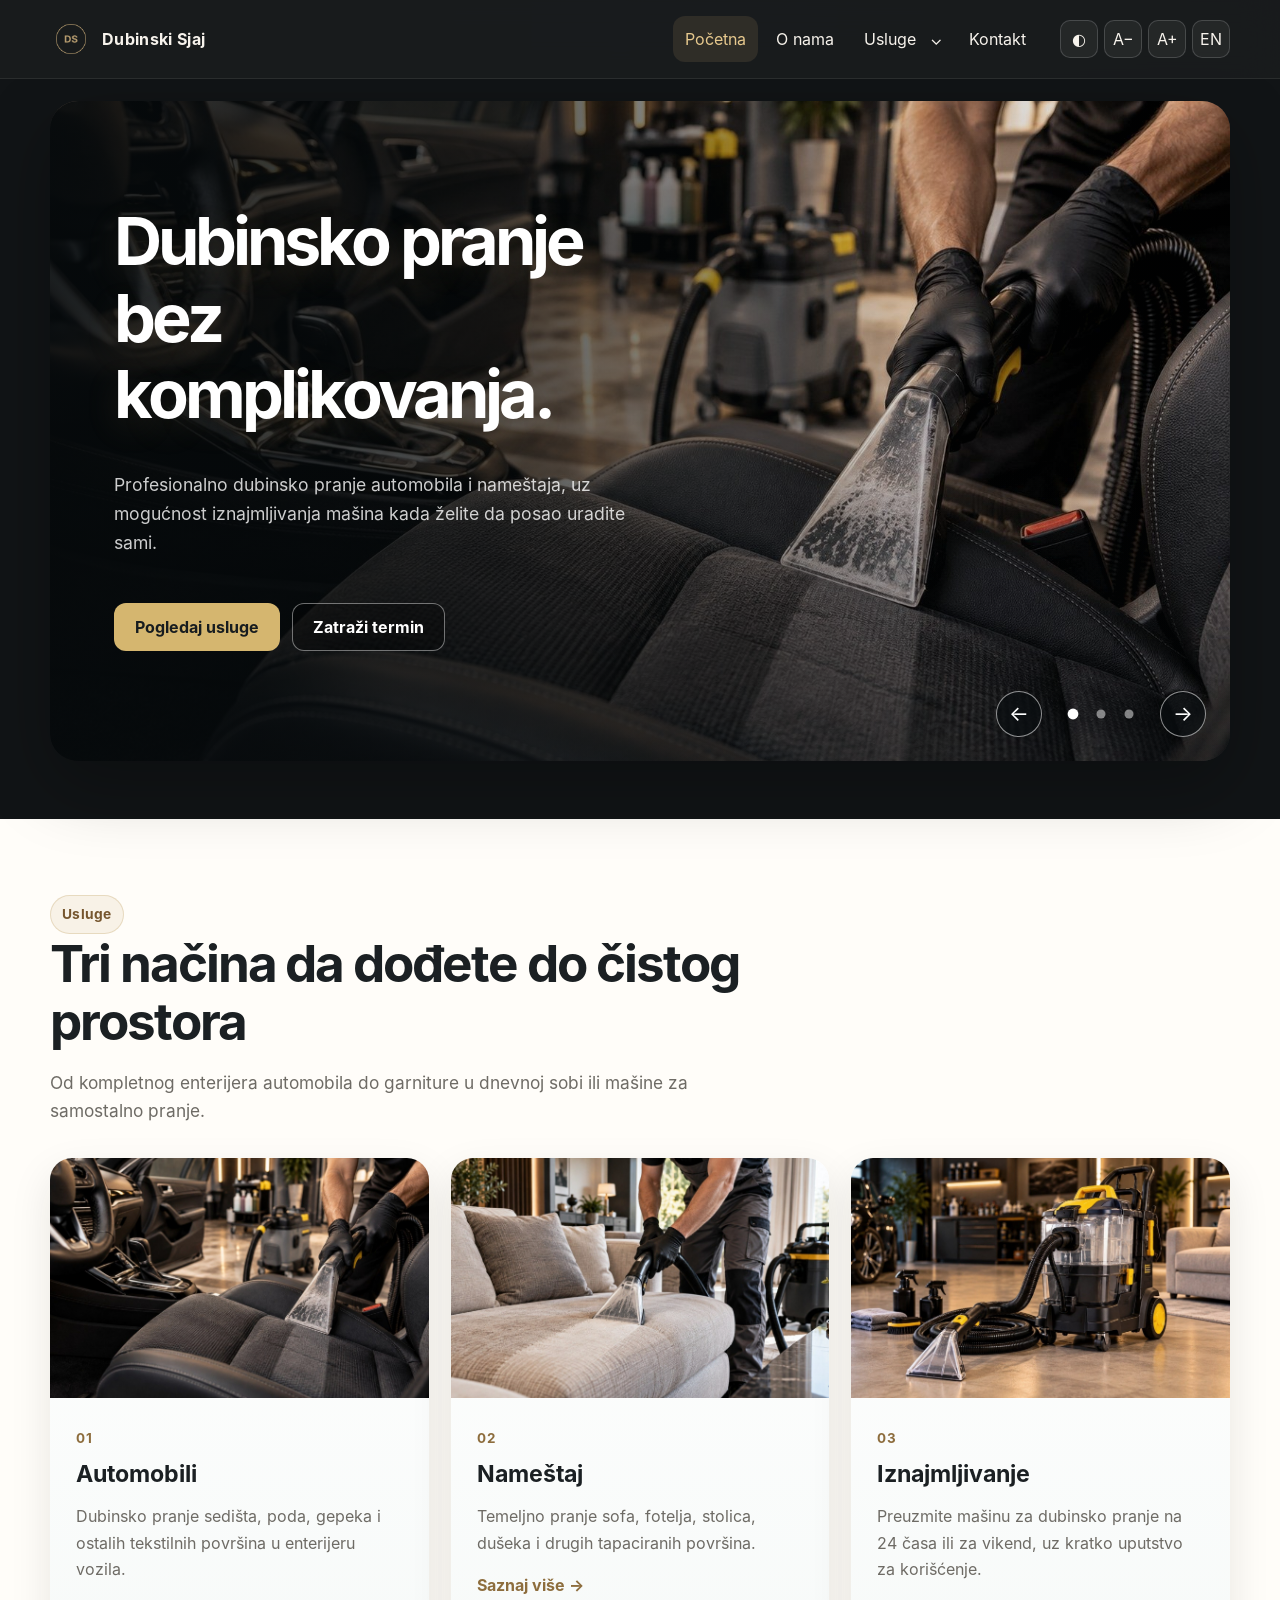
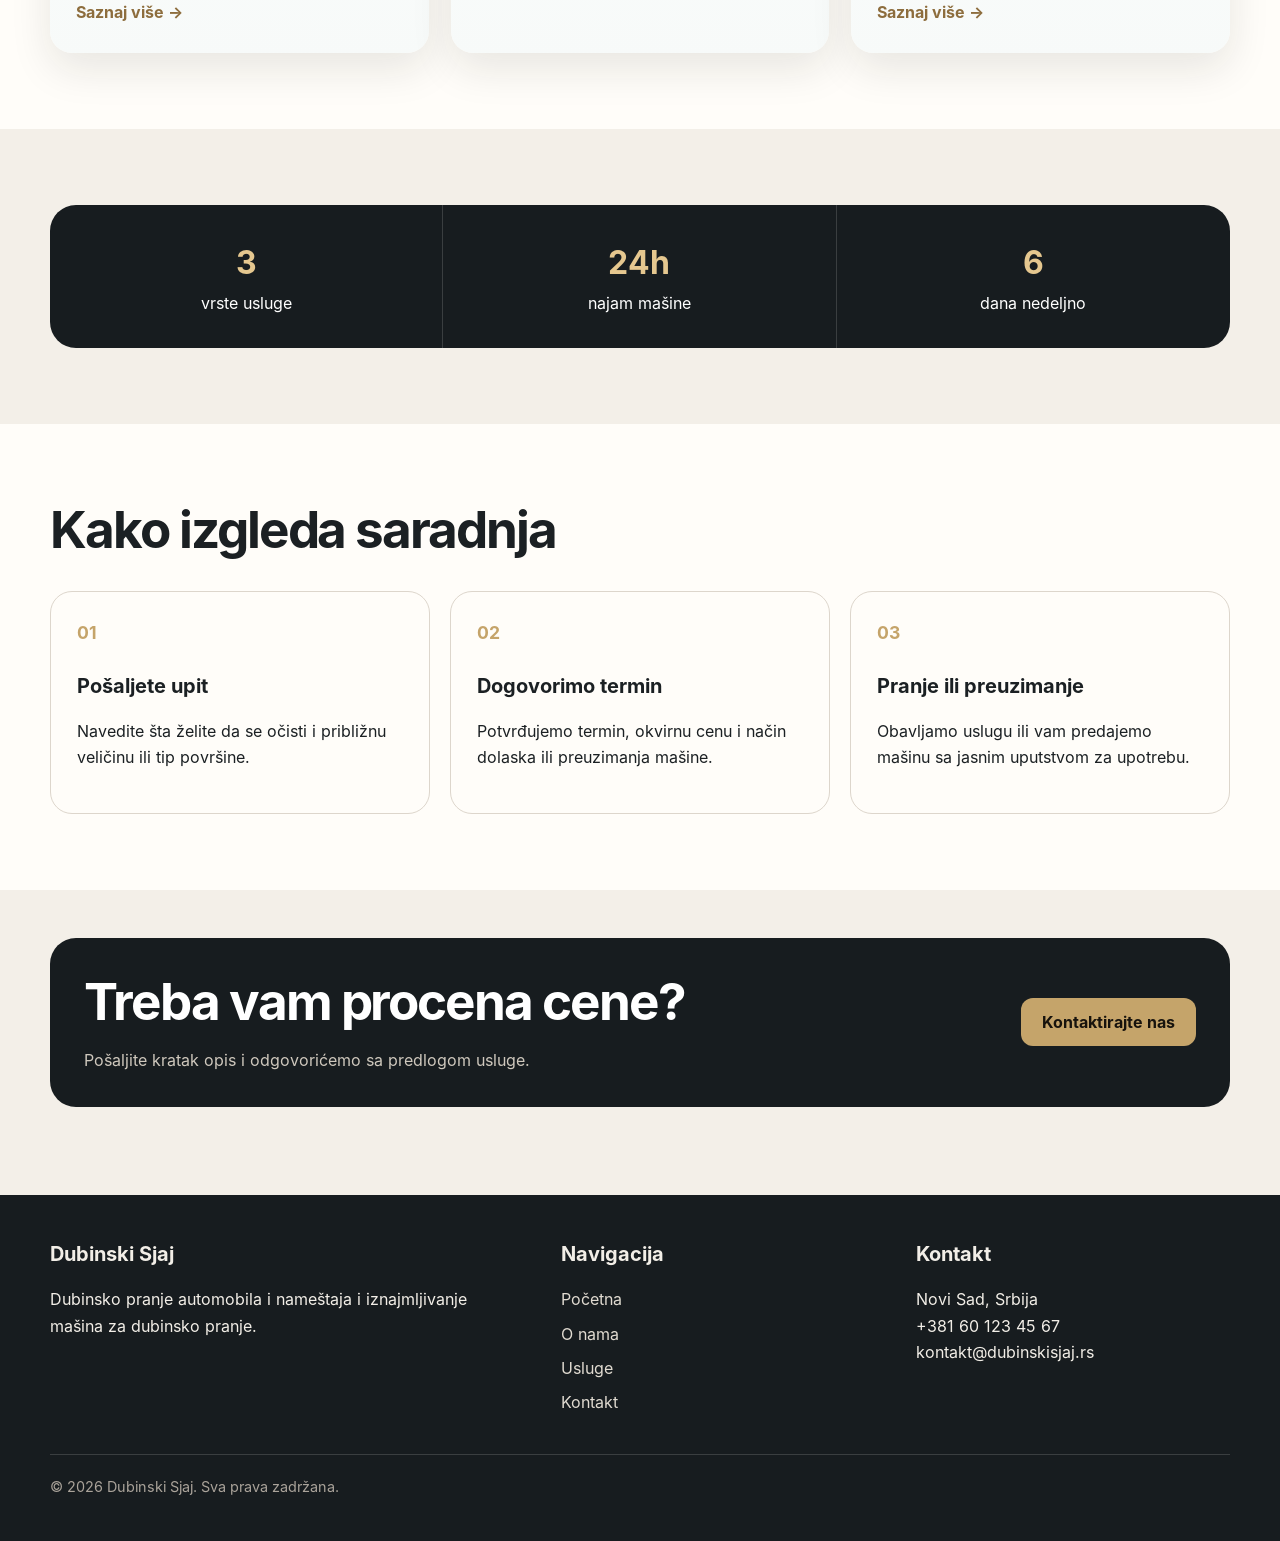
<file: index.html>
<!DOCTYPE html>
<html lang="sr">
<head>
  <meta charset="UTF-8">
  <meta name="viewport" content="width=device-width, initial-scale=1.0">
  <meta name="description" content="Dubinski Sjaj - dubinsko pranje automobila i nameštaja i iznajmljivanje mašina za dubinsko pranje u Novom Sadu.">
  <meta name="keywords" content="dubinsko pranje, pranje automobila, pranje nameštaja, iznajmljivanje mašina, Novi Sad">
  <meta name="author" content="Dubinski Sjaj">
  <meta name="robots" content="index, follow">
  <meta name="theme-color" content="#0f2730">
  <meta property="og:type" content="website">
  <meta property="og:title" content="Dubinski Sjaj | Početna">
  <meta property="og:description" content="Dubinsko pranje automobila i nameštaja i iznajmljivanje mašina za dubinsko pranje.">
  <link rel="icon" type="image/png" href="slike/logo-dubinski-sjaj.png">
  <title>Dubinski Sjaj | Početna</title>
  <link rel="stylesheet" href="css/stil.css">
</head>
<body>
  <a class="preskoci-sadrzaj" href="#glavni-sadrzaj" data-prevod="preskoci">Preskoči na sadržaj</a>

  <header class="zaglavlje">
    <div class="kontejner zaglavlje-red">
      <a class="brend" href="index.html" aria-label="Dubinski Sjaj - početna">
        <img class="brend-logo" src="slike/logo-dubinski-sjaj.png" alt="Logo firme Dubinski Sjaj" width="42" height="42">
        <span>Dubinski Sjaj</span>
      </a>

      <button class="hamburger" type="button" data-akcija="meni" aria-expanded="false" aria-controls="glavna-navigacija" aria-label="Otvori meni">☰</button>

      <nav class="glavna-navigacija" id="glavna-navigacija" aria-label="Glavna navigacija">
        <ul>
          <li><a href="index.html" aria-current="page" data-prevod="meni_pocetna">Početna</a></li>
          <li><a href="o-nama.html" data-prevod="meni_o_nama">O nama</a></li>
          <li class="stavka-padajuca">
            <div class="meni-usluge-red">
              <a href="usluge.html" data-prevod="meni_usluge">Usluge</a>
              <button class="meni-strelica" type="button" data-akcija="mega-meni" aria-expanded="false" aria-label="Otvori podmeni usluga">⌄</button>
            </div>
            <div class="mega-meni" aria-label="Mega meni usluga">
              <div class="mega-kolona"><strong data-prevod="kartica_auto_naslov">Automobili</strong><a href="usluge.html#automobili" data-prevod="meni_auto">Dubinsko pranje automobila</a></div>
              <div class="mega-kolona"><strong data-prevod="kartica_namestaj_naslov">Nameštaj</strong><a href="usluge.html#namestaj" data-prevod="meni_namestaj">Dubinsko pranje nameštaja</a></div>
              <div class="mega-kolona"><strong data-prevod="kartica_renta_naslov">Iznajmljivanje</strong><a href="usluge.html#iznajmljivanje" data-prevod="meni_renta">Iznajmljivanje mašina</a></div>
            </div>
          </li>
          <li><a href="kontakt.html" data-prevod="meni_kontakt">Kontakt</a></li>
        </ul>
      </nav>

      <div class="kontrole-prikaza" aria-label="Podešavanja prikaza">
        <button class="kontrola-dugme" type="button" data-akcija="tema" aria-pressed="false" title="Promeni temu">◐</button>
        <button class="kontrola-dugme" type="button" data-akcija="font-smanji" title="Smanji veličinu fonta" aria-label="Smanji veličinu fonta">A−</button>
        <button class="kontrola-dugme" type="button" data-akcija="font-povecaj" title="Povećaj veličinu fonta" aria-label="Povećaj veličinu fonta">A+</button>
        <button class="kontrola-dugme" type="button" data-akcija="jezik" aria-label="Prikaži sajt na engleskom">EN</button>
      </div>
    </div>
  </header>

  <main id="glavni-sadrzaj">
    <section class="uvodna-sekcija uvodna-luksuzna">
      <div class="kontejner uvodna-mreza">
        <div class="uvodni-sadrzaj">
          <h1 class="sjaj-tekst" data-prevod="pocetna_naslov">Dubinsko pranje bez komplikovanja.</h1>
          <p data-prevod="pocetna_uvod">Profesionalno dubinsko pranje automobila i nameštaja, uz mogućnost iznajmljivanja mašina kada želite da posao uradite sami.</p>
          <div class="grupa-dugmadi">
            <a class="dugme-primarno" href="usluge.html" data-prevod="pocetna_dugme_usluge">Pogledaj usluge</a>
            <a class="dugme-sekundarno" href="kontakt.html" data-prevod="pocetna_dugme_kontakt">Zatraži termin</a>
          </div>
          <div class="uvodno-istaknuto" aria-label="Istaknute kategorije usluga">
            <span class="uvodna-stavka" data-prevod="kartica_auto_naslov">Automobili</span>
            <span class="uvodna-stavka" data-prevod="kartica_namestaj_naslov">Nameštaj</span>
            <span class="uvodna-stavka" data-prevod="kartica_renta_naslov">Iznajmljivanje</span>
          </div>
        </div>

        <div class="slajder slajder-istaknut" data-slajder aria-label="Slajder usluga">
          <figure class="slajd aktivan">
            <img src="slike/pranje-automobila.jpg" alt="Prikaz dubinskog pranja automobila">
            <figcaption class="slajd-opis">
              <span class="slajd-redni-broj">01</span>
              <strong data-prevod="kartica_auto_naslov">Automobili</strong>
            </figcaption>
          </figure>
          <figure class="slajd">
            <img src="slike/pranje-namestaja.jpg" alt="Prikaz dubinskog pranja nameštaja">
            <figcaption class="slajd-opis">
              <span class="slajd-redni-broj">02</span>
              <strong data-prevod="kartica_namestaj_naslov">Nameštaj</strong>
            </figcaption>
          </figure>
          <figure class="slajd">
            <img src="slike/iznajmljivanje-masine.jpg" alt="Prikaz mašine za dubinsko pranje">
            <figcaption class="slajd-opis">
              <span class="slajd-redni-broj">03</span>
              <strong data-prevod="kartica_renta_naslov">Iznajmljivanje</strong>
            </figcaption>
          </figure>
          <div class="slajder-kontrole">
            <button class="slajder-dugme" type="button" data-prethodni aria-label="Prethodna slika">←</button>
            <div class="tackice" aria-label="Izbor slajda">
              <button class="tacka aktivna" type="button" aria-label="Prvi slajd"></button>
              <button class="tacka" type="button" aria-label="Drugi slajd"></button>
              <button class="tacka" type="button" aria-label="Treći slajd"></button>
            </div>
            <button class="slajder-dugme" type="button" data-sledeci aria-label="Sledeća slika">→</button>
          </div>
        </div>
      </div>
    </section>

    <section class="sekcija povrsina">
      <div class="kontejner">
        <div class="uvod-sekcije">
          <span class="oznaka" data-prevod="meni_usluge">Usluge</span>
          <h2 data-prevod="pocetna_usluge_naslov">Tri načina da dođete do čistog prostora</h2>
          <p data-prevod="pocetna_usluge_tekst">Od kompletnog enterijera automobila do garniture u dnevnoj sobi ili mašine za samostalno pranje.</p>
        </div>

        <div class="mreza-tri">
          <article class="kartica kartica-usluge">
            <img class="kartica-slika slika-prelaz" src="slike/pranje-automobila.jpg" alt="Prikaz usluge dubinskog pranja automobila">
            <div class="kartica-sadrzaj">
              <span class="kartica-broj">01</span>
              <h3 data-prevod="kartica_auto_naslov">Automobili</h3>
              <p data-prevod="kartica_auto_tekst">Dubinsko pranje sedišta, poda, gepeka i ostalih tekstilnih površina u enterijeru vozila.</p>
              <a class="link-strelica" href="usluge.html#automobili" data-prevod="saznaj_vise">Saznaj više →</a>
            </div>
          </article>

          <article class="kartica kartica-usluge">
            <img class="kartica-slika slika-prelaz" src="slike/pranje-namestaja.jpg" alt="Prikaz usluge dubinskog pranja nameštaja">
            <div class="kartica-sadrzaj">
              <span class="kartica-broj">02</span>
              <h3 data-prevod="kartica_namestaj_naslov">Nameštaj</h3>
              <p data-prevod="kartica_namestaj_tekst">Temeljno pranje sofa, fotelja, stolica, dušeka i drugih tapaciranih površina.</p>
              <a class="link-strelica" href="usluge.html#namestaj" data-prevod="saznaj_vise">Saznaj više →</a>
            </div>
          </article>

          <article class="kartica kartica-usluge">
            <img class="kartica-slika slika-prelaz" src="slike/iznajmljivanje-masine.jpg" alt="Prikaz iznajmljivanja mašine za dubinsko pranje">
            <div class="kartica-sadrzaj">
              <span class="kartica-broj">03</span>
              <h3 data-prevod="kartica_renta_naslov">Iznajmljivanje</h3>
              <p data-prevod="kartica_renta_tekst">Preuzmite mašinu za dubinsko pranje na 24 časa ili za vikend, uz kratko uputstvo za korišćenje.</p>
              <a class="link-strelica" href="usluge.html#iznajmljivanje" data-prevod="saznaj_vise">Saznaj više →</a>
            </div>
          </article>
        </div>
      </div>
    </section>

    <section class="sekcija">
      <div class="kontejner">
        <div class="brojke" aria-label="Kratke informacije o ponudi">
          <div class="brojka"><strong>3</strong><span data-prevod="pocetna_brojka_1">vrste usluge</span></div>
          <div class="brojka"><strong>24h</strong><span data-prevod="pocetna_brojka_2">najam mašine</span></div>
          <div class="brojka"><strong>6</strong><span data-prevod="pocetna_brojka_3">dana nedeljno</span></div>
        </div>
      </div>
    </section>

    <section class="sekcija povrsina">
      <div class="kontejner">
        <div class="uvod-sekcije">
          <h2 data-prevod="pocetna_koraci_naslov">Kako izgleda saradnja</h2>
        </div>
        <div class="koraci">
          <article class="korak">
            <h3 data-prevod="korak_1_naslov">Pošaljete upit</h3>
            <p data-prevod="korak_1_tekst">Navedite šta želite da se očisti i približnu veličinu ili tip površine.</p>
          </article>
          <article class="korak">
            <h3 data-prevod="korak_2_naslov">Dogovorimo termin</h3>
            <p data-prevod="korak_2_tekst">Potvrđujemo termin, okvirnu cenu i način dolaska ili preuzimanja mašine.</p>
          </article>
          <article class="korak">
            <h3 data-prevod="korak_3_naslov">Pranje ili preuzimanje</h3>
            <p data-prevod="korak_3_tekst">Obavljamo uslugu ili vam predajemo mašinu sa jasnim uputstvom za upotrebu.</p>
          </article>
        </div>
      </div>
    </section>

    <section class="sekcija-kompaktna">
      <div class="kontejner traka-poziv">
        <div>
          <h2 data-prevod="poziv_naslov">Treba vam procena cene?</h2>
          <p data-prevod="poziv_tekst">Pošaljite kratak opis i odgovorićemo sa predlogom usluge.</p>
        </div>
        <a class="dugme-primarno" href="kontakt.html" data-prevod="poziv_dugme">Kontaktirajte nas</a>
      </div>
    </section>
  </main>

  <footer class="podnozje">
    <div class="kontejner">
      <div class="podnozje-mreza">
        <div>
          <h3>Dubinski Sjaj</h3>
          <p data-prevod="podnozje_opis">Dubinsko pranje automobila i nameštaja i iznajmljivanje mašina za dubinsko pranje.</p>
        </div>
        <div>
          <h3 data-prevod="podnozje_navigacija">Navigacija</h3>
          <ul>
            <li><a href="index.html" data-prevod="meni_pocetna">Početna</a></li>
            <li><a href="o-nama.html" data-prevod="meni_o_nama">O nama</a></li>
            <li><a href="usluge.html" data-prevod="meni_usluge">Usluge</a></li>
            <li><a href="kontakt.html" data-prevod="meni_kontakt">Kontakt</a></li>
          </ul>
        </div>
        <div>
          <h3 data-prevod="podnozje_kontakt">Kontakt</h3>
          <p><span>Novi Sad</span>, Srbija<br><span>+381 60 123 45 67</span><br><span>kontakt@dubinskisjaj.rs</span></p>
        </div>
      </div>
      <p class="autorska-napomena" data-prevod="autorska_prava">© 2026 Dubinski Sjaj. Sva prava zadržana.</p>
    </div>
  </footer>

  <script src="js/glavno.js"></script>
  <script src="js/slajder.js"></script>
  <script src="js/prevod.js"></script>
</body>
</html>
</file>
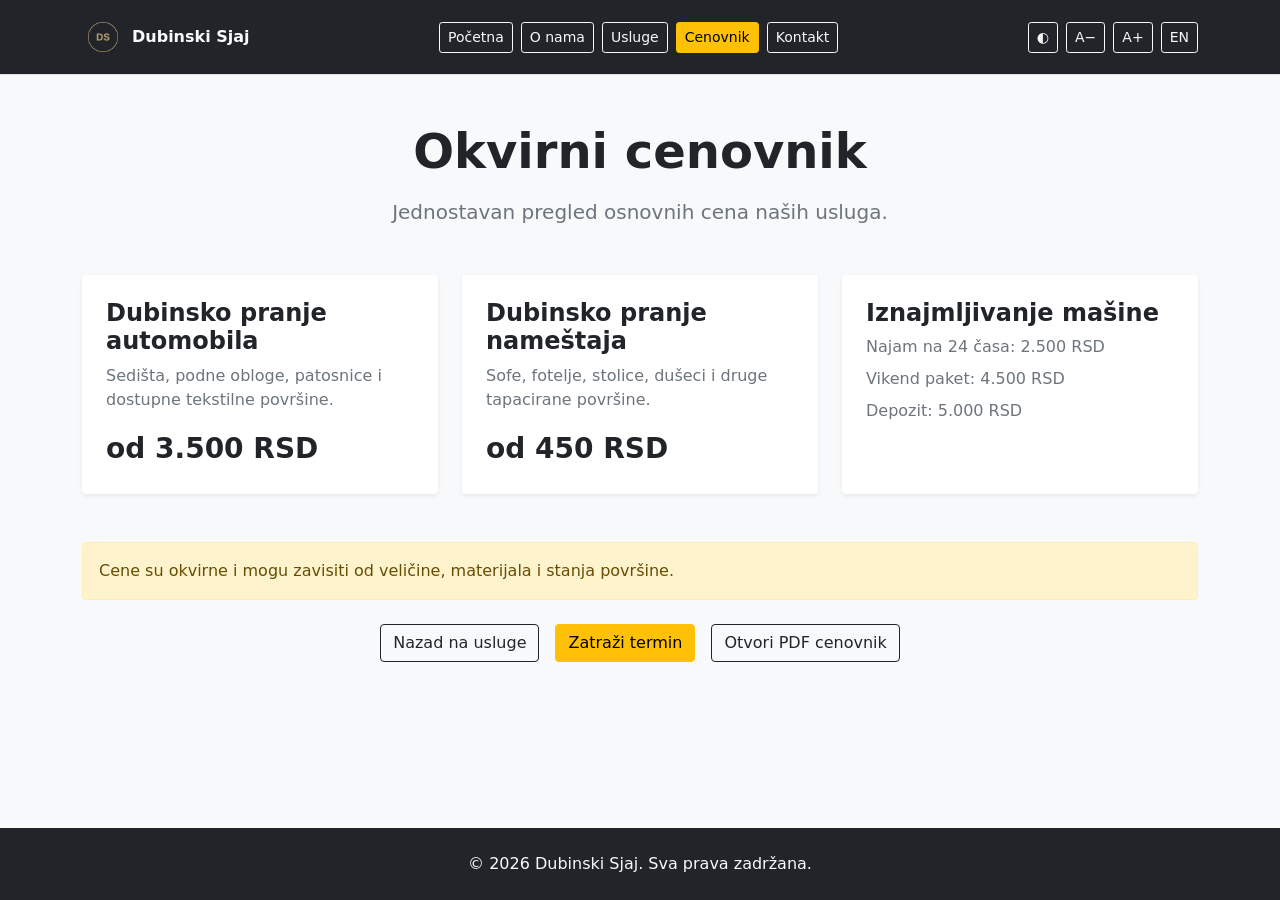
<file: cenovnik.html>
<!DOCTYPE html>
<html lang="sr">
<head>
  <meta charset="UTF-8">
  <meta name="viewport" content="width=device-width, initial-scale=1.0">
  <meta name="description" content="Okvirni cenovnik usluga firme Dubinski Sjaj.">
  <meta name="keywords" content="cenovnik, dubinsko pranje, automobil, nameštaj, iznajmljivanje mašine">
  <meta name="author" content="Dubinski Sjaj">
  <meta name="robots" content="index, follow">
  <link rel="icon" type="image/png" href="slike/logo-dubinski-sjaj.png">
  <title>Dubinski Sjaj | Cenovnik</title>
  <link rel="stylesheet" href="biblioteke/bootstrap/bootstrap.min.css">
</head>
<body class="bg-light text-dark min-vh-100 d-flex flex-column">

  <header class="bg-dark text-light border-bottom">
    <div class="container py-3 d-flex flex-wrap align-items-center justify-content-between gap-3">
      <a class="d-flex align-items-center gap-2 text-light text-decoration-none fw-bold" href="index.html">
        <img src="slike/logo-dubinski-sjaj.png" alt="Logo firme Dubinski Sjaj" width="42" height="42">
        <span>Dubinski Sjaj</span>
      </a>

      <nav class="d-flex flex-wrap gap-2" aria-label="Glavna navigacija">
        <a class="btn btn-outline-light btn-sm" href="index.html" data-cenovnik-prevod="pocetna">Početna</a>
        <a class="btn btn-outline-light btn-sm" href="o-nama.html" data-cenovnik-prevod="onama">O nama</a>
        <a class="btn btn-outline-light btn-sm" href="usluge.html" data-cenovnik-prevod="usluge">Usluge</a>
        <a class="btn btn-warning btn-sm" href="cenovnik.html" aria-current="page" data-cenovnik-prevod="cenovnik">Cenovnik</a>
        <a class="btn btn-outline-light btn-sm" href="kontakt.html" data-cenovnik-prevod="kontakt">Kontakt</a>
      </nav>

      <div class="d-flex flex-wrap gap-2" aria-label="Podešavanja prikaza">
        <button class="btn btn-outline-light btn-sm" type="button" data-akcija="tema-cenovnik" aria-label="Promeni temu">◐</button>
        <button class="btn btn-outline-light btn-sm" type="button" data-akcija="font-smanji-cenovnik" aria-label="Smanji veličinu fonta">A−</button>
        <button class="btn btn-outline-light btn-sm" type="button" data-akcija="font-povecaj-cenovnik" aria-label="Povećaj veličinu fonta">A+</button>
        <button class="btn btn-outline-light btn-sm" type="button" data-akcija="jezik-cenovnik" aria-label="Promeni jezik">EN</button>
      </div>
    </div>
  </header>

  <main class="flex-grow-1" data-font-oblast>
    <section class="py-5">
      <div class="container">
        <div class="text-center mb-5">
          <h1 class="display-5 fw-bold mb-3" data-cenovnik-prevod="naslov">Okvirni cenovnik</h1>
          <p class="lead text-secondary mb-0" data-tema-prigusen data-cenovnik-prevod="uvod">Jednostavan pregled osnovnih cena naših usluga.</p>
        </div>

        <div class="row g-4 justify-content-center">
          <div class="col-md-6 col-lg-4">
            <article class="card h-100 border-0 shadow-sm rounded-4 bg-white text-dark" data-tema-kartica>
              <div class="card-body p-4">
                <h2 class="h4 fw-bold" data-cenovnik-prevod="auto_naslov">Dubinsko pranje automobila</h2>
                <p class="text-secondary" data-tema-prigusen data-cenovnik-prevod="auto_tekst">Sedišta, podne obloge, patosnice i dostupne tekstilne površine.</p>
                <p class="fs-3 fw-bold mb-0">od 3.500 RSD</p>
              </div>
            </article>
          </div>

          <div class="col-md-6 col-lg-4">
            <article class="card h-100 border-0 shadow-sm rounded-4 bg-white text-dark" data-tema-kartica>
              <div class="card-body p-4">
                <h2 class="h4 fw-bold" data-cenovnik-prevod="namestaj_naslov">Dubinsko pranje nameštaja</h2>
                <p class="text-secondary" data-tema-prigusen data-cenovnik-prevod="namestaj_tekst">Sofe, fotelje, stolice, dušeci i druge tapacirane površine.</p>
                <p class="fs-3 fw-bold mb-0">od 450 RSD</p>
              </div>
            </article>
          </div>

          <div class="col-md-6 col-lg-4">
            <article class="card h-100 border-0 shadow-sm rounded-4 bg-white text-dark" data-tema-kartica>
              <div class="card-body p-4">
                <h2 class="h4 fw-bold" data-cenovnik-prevod="renta_naslov">Iznajmljivanje mašine</h2>
                <p class="text-secondary mb-2" data-tema-prigusen data-cenovnik-prevod="renta_24">Najam na 24 časa: 2.500 RSD</p>
                <p class="text-secondary mb-2" data-tema-prigusen data-cenovnik-prevod="renta_vikend">Vikend paket: 4.500 RSD</p>
                <p class="text-secondary mb-0" data-tema-prigusen data-cenovnik-prevod="renta_depozit">Depozit: 5.000 RSD</p>
              </div>
            </article>
          </div>
        </div>

        <div class="alert alert-warning mt-5 mb-4" role="note" data-cenovnik-prevod="napomena">
          Cene su okvirne i mogu zavisiti od veličine, materijala i stanja površine.
        </div>

        <div class="d-flex flex-wrap justify-content-center gap-3">
          <a class="btn btn-outline-dark" href="usluge.html" data-tema-okvir-dugme data-cenovnik-prevod="nazad">Nazad na usluge</a>
          <a class="btn btn-warning" href="kontakt.html" data-cenovnik-prevod="termin">Zatraži termin</a>
          <a class="btn btn-outline-dark" href="dokumenti/cenovnik.pdf" target="_blank" rel="noopener" data-tema-okvir-dugme data-cenovnik-prevod="pdf">Otvori PDF cenovnik</a>
        </div>
      </div>
    </section>
  </main>

  <footer class="bg-dark text-light mt-auto">
    <div class="container py-4 text-center">
      <p class="mb-0" data-cenovnik-prevod="prava">© 2026 Dubinski Sjaj. Sva prava zadržana.</p>
    </div>
  </footer>

  <script src="js/cenovnik.js"></script>
</body>
</html>
</file>
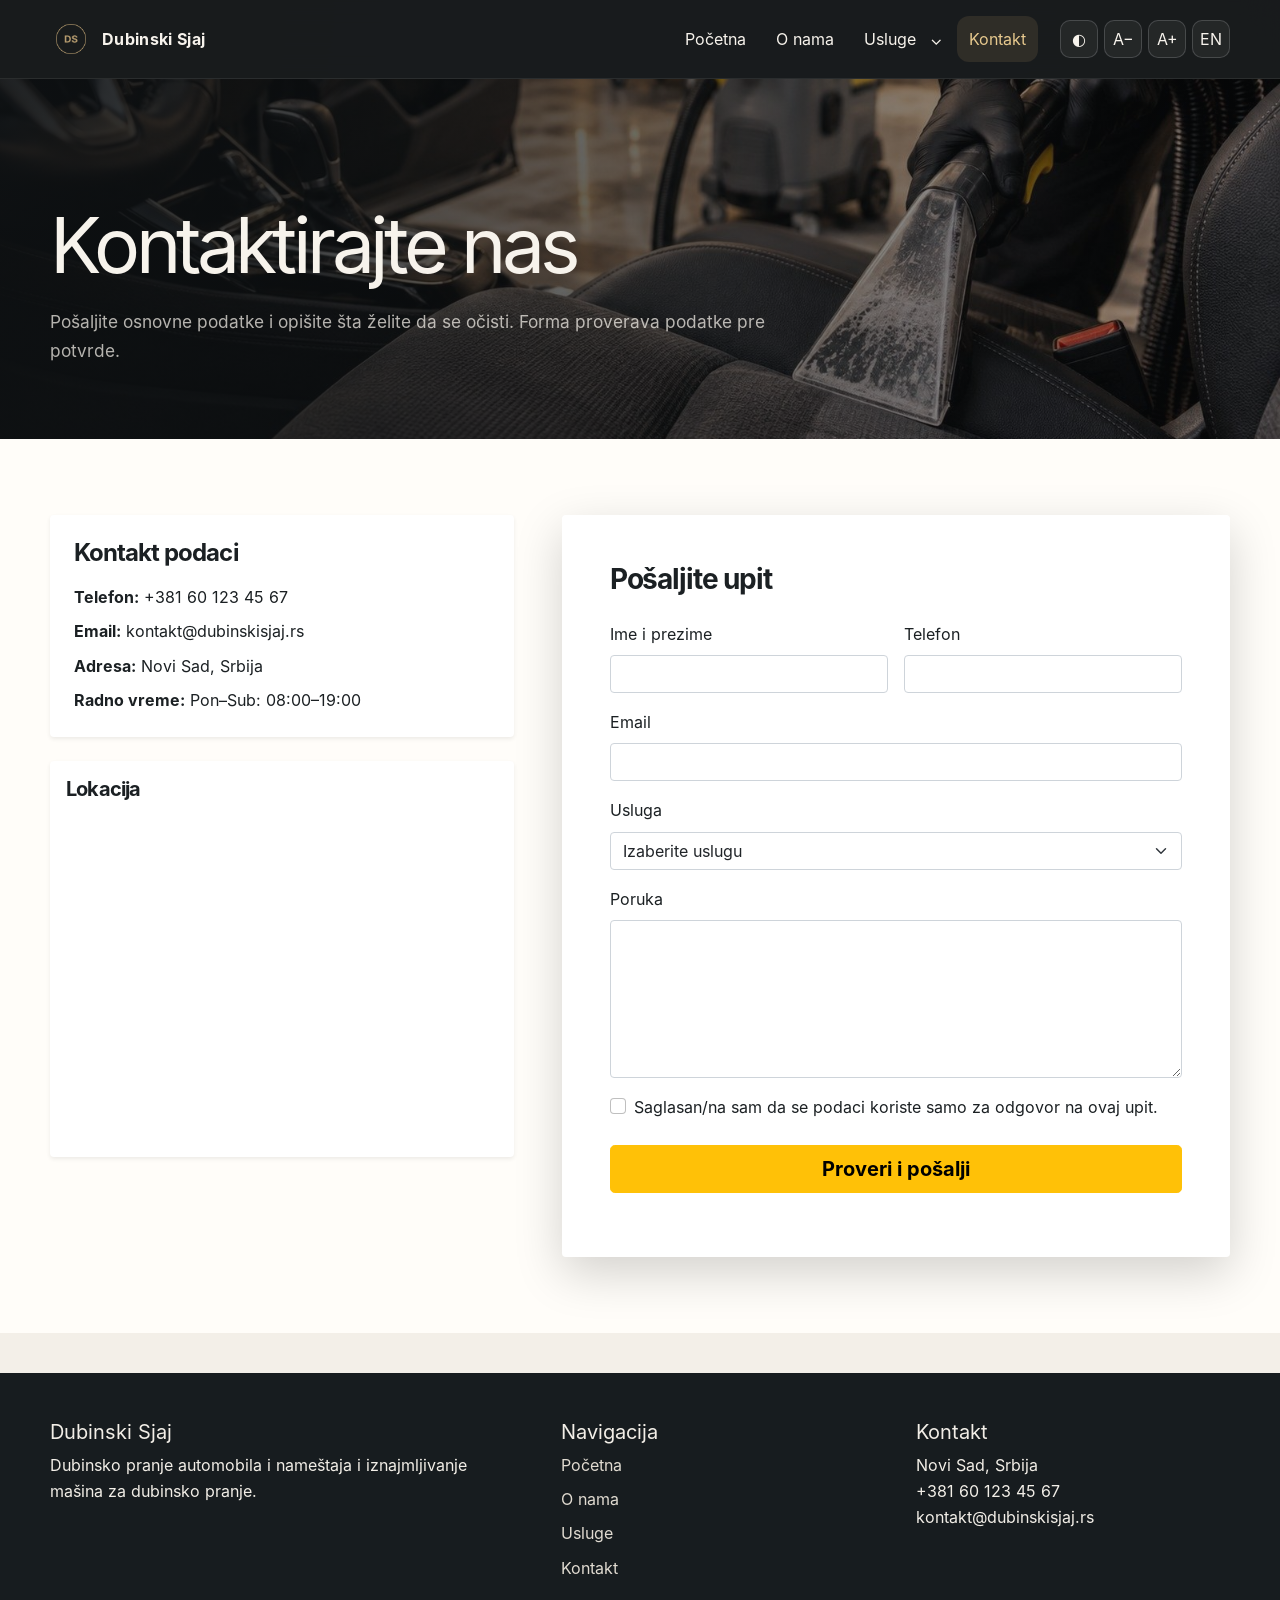
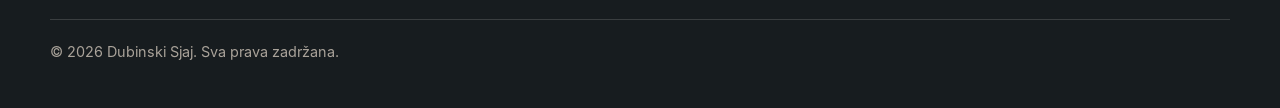
<file: kontakt.html>
<!DOCTYPE html>
<html lang="sr">
<head>
  <meta charset="UTF-8">
  <meta name="viewport" content="width=device-width, initial-scale=1.0">
  <meta name="description" content="Kontakt forma firme Dubinski Sjaj za zakazivanje dubinskog pranja automobila, nameštaja ili iznajmljivanje mašine.">
  <meta name="keywords" content="kontakt, dubinsko pranje, zakazivanje, Novi Sad, iznajmljivanje mašine">
  <meta name="author" content="Dubinski Sjaj">
  <meta name="robots" content="index, follow">
  <meta name="theme-color" content="#0f2730">
  <meta property="og:type" content="website">
  <meta property="og:title" content="Dubinski Sjaj | Kontakt">
  <meta property="og:description" content="Kontaktirajte Dubinski Sjaj i pošaljite upit za uslugu.">
  <link rel="icon" type="image/png" href="slike/logo-dubinski-sjaj.png">
  <title>Dubinski Sjaj | Kontakt</title>
  <link rel="stylesheet" href="biblioteke/bootstrap/bootstrap.min.css">
  <link rel="stylesheet" href="css/stil.css">
</head>
<body>
  <a class="preskoci-sadrzaj" href="#glavni-sadrzaj" data-prevod="preskoci">Preskoči na sadržaj</a>

  <header class="zaglavlje">
    <div class="kontejner zaglavlje-red">
      <a class="brend" href="index.html" aria-label="Dubinski Sjaj - početna">
        <img class="brend-logo" src="slike/logo-dubinski-sjaj.png" alt="Logo firme Dubinski Sjaj" width="42" height="42">
        <span>Dubinski Sjaj</span>
      </a>

      <button class="hamburger" type="button" data-akcija="meni" aria-expanded="false" aria-controls="glavna-navigacija" aria-label="Otvori meni">☰</button>

      <nav class="glavna-navigacija" id="glavna-navigacija" aria-label="Glavna navigacija">
        <ul>
          <li><a href="index.html" data-prevod="meni_pocetna">Početna</a></li>
          <li><a href="o-nama.html" data-prevod="meni_o_nama">O nama</a></li>
          <li class="stavka-padajuca">
            <div class="meni-usluge-red">
              <a href="usluge.html" data-prevod="meni_usluge">Usluge</a>
              <button class="meni-strelica" type="button" data-akcija="mega-meni" aria-expanded="false" aria-label="Otvori podmeni usluga">⌄</button>
            </div>
            <div class="mega-meni" aria-label="Mega meni usluga">
              <div class="mega-kolona"><strong data-prevod="kartica_auto_naslov">Automobili</strong><a href="usluge.html#automobili" data-prevod="meni_auto">Dubinsko pranje automobila</a></div>
              <div class="mega-kolona"><strong data-prevod="kartica_namestaj_naslov">Nameštaj</strong><a href="usluge.html#namestaj" data-prevod="meni_namestaj">Dubinsko pranje nameštaja</a></div>
              <div class="mega-kolona"><strong data-prevod="kartica_renta_naslov">Iznajmljivanje</strong><a href="usluge.html#iznajmljivanje" data-prevod="meni_renta">Iznajmljivanje mašina</a></div>
            </div>
          </li>
          <li><a href="kontakt.html" aria-current="page" data-prevod="meni_kontakt">Kontakt</a></li>
        </ul>
      </nav>

      <div class="kontrole-prikaza" aria-label="Podešavanja prikaza">
        <button class="kontrola-dugme" type="button" data-akcija="tema" aria-pressed="false" title="Promeni temu">◐</button>
        <button class="kontrola-dugme" type="button" data-akcija="font-smanji" title="Smanji veličinu fonta" aria-label="Smanji veličinu fonta">A−</button>
        <button class="kontrola-dugme" type="button" data-akcija="font-povecaj" title="Povećaj veličinu fonta" aria-label="Povećaj veličinu fonta">A+</button>
        <button class="kontrola-dugme" type="button" data-akcija="jezik" aria-label="Prikaži sajt na engleskom">EN</button>
      </div>
    </div>
  </header>

  <main id="glavni-sadrzaj">
    <section class="sekcija-naslovna">
      <div class="kontejner">
        <div class="uvod-sekcije">
          <h1 data-prevod="kontakt_naslov">Kontaktirajte nas</h1>
          <p data-prevod="kontakt_uvod">Pošaljite osnovne podatke i opišite šta želite da se očisti. Forma proverava podatke pre potvrde.</p>
        </div>
      </div>
    </section>

    <section class="sekcija povrsina">
      <div class="kontejner">
        <div class="row g-5 align-items-start">
          <div class="col-lg-5">
            <div class="card border-0 shadow-sm rounded-4 mb-4">
              <div class="card-body p-4">
                <h2 class="h4 fw-bold mb-3" data-prevod="kontakt_podaci_naslov">Kontakt podaci</h2>
                <p class="mb-2"><strong data-prevod="oznaka_telefon">Telefon:</strong> <span>+381 60 123 45 67</span></p>
                <p class="mb-2"><strong data-prevod="oznaka_eposta">Email:</strong> <span>kontakt@dubinskisjaj.rs</span></p>
                <p class="mb-2"><strong data-prevod="oznaka_adresa">Adresa:</strong> <span data-prevod="kontakt_adresa">Novi Sad, Srbija</span></p>
                <p class="mb-0"><strong data-prevod="oznaka_radno_vreme">Radno vreme:</strong> <span data-prevod="kontakt_radno_vreme">Pon–Sub: 08:00–19:00</span></p>
              </div>
            </div>

            <div class="card border-0 shadow-sm rounded-4 overflow-hidden">
              <div class="card-body p-3">
                <h2 class="h5 fw-bold mb-3" data-prevod="kontakt_mapa_naslov">Lokacija</h2>
                <div class="ratio ratio-4x3 rounded-3 overflow-hidden">
                  <iframe src="https://maps.google.com/maps?q=Novi%20Sad%2C%20Srbija&z=13&output=embed" title="Mapa lokacije Novi Sad" loading="lazy" allowfullscreen></iframe>
                </div>
              </div>
            </div>
          </div>

          <div class="col-lg-7">
            <div class="card border-0 shadow-lg rounded-4">
              <div class="card-body p-4 p-md-5">
                <h2 class="h3 fw-bold mb-4" data-prevod="kontakt_posalji_upit">Pošaljite upit</h2>
                <form id="kontakt-forma" novalidate>
                  <div class="row g-3">
                    <div class="col-md-6 mb-3">
                      <label class="form-label fw-semibold" for="ime" data-prevod="kontakt_ime">Ime i prezime</label>
                      <input class="form-control" type="text" id="ime" name="ime" required minlength="2" maxlength="40" pattern="[A-Za-zČĆŽŠĐčćžšđ\s-]{2,40}" autocomplete="name">
                      <div class="invalid-feedback">Unesite ime od najmanje dva slova.</div>
                    </div>
                    <div class="col-md-6 mb-3">
                      <label class="form-label fw-semibold" for="telefon" data-prevod="kontakt_telefon">Telefon</label>
                      <input class="form-control" type="tel" id="telefon" name="telefon" required pattern="[0-9+()\s-]{6,20}" autocomplete="tel">
                      <div class="invalid-feedback">Unesite ispravan broj telefona.</div>
                    </div>
                  </div>

                  <div class="mb-3">
                    <label class="form-label fw-semibold" for="elektronska-posta" data-prevod="kontakt_eposta">E-pošta</label>
                    <input class="form-control" type="email" id="elektronska-posta" name="elektronska-posta" required autocomplete="email">
                    <div class="invalid-feedback">Unesite ispravnu email adresu.</div>
                  </div>

                  <div class="mb-3">
                    <label class="form-label fw-semibold" for="usluga" data-prevod="kontakt_usluga">Usluga</label>
                    <select class="form-select" id="usluga" name="usluga" required>
                      <option value="" selected disabled data-prevod="kontakt_izaberi">Izaberite uslugu</option>
                      <option value="automobil" data-prevod="kontakt_auto">Dubinsko pranje automobila</option>
                      <option value="namestaj" data-prevod="kontakt_namestaj">Dubinsko pranje nameštaja</option>
                      <option value="iznajmljivanje" data-prevod="kontakt_renta">Iznajmljivanje mašine</option>
                    </select>
                    <div class="invalid-feedback">Izaberite jednu uslugu.</div>
                  </div>

                  <div class="mb-3">
                    <label class="form-label fw-semibold" for="poruka" data-prevod="kontakt_poruka">Poruka</label>
                    <textarea class="form-control" id="poruka" name="poruka" rows="6" required minlength="10" maxlength="600"></textarea>
                    <div class="invalid-feedback">Poruka treba da ima najmanje 10 karaktera.</div>
                  </div>

                  <div class="form-check mb-4">
                    <input class="form-check-input" type="checkbox" value="da" id="saglasnost" required>
                    <label class="form-check-label" for="saglasnost" data-prevod="kontakt_saglasnost">Saglasan/na sam da se podaci koriste samo za odgovor na ovaj upit.</label>
                    <div class="invalid-feedback">Potvrdite saglasnost.</div>
                  </div>

                  <button class="btn btn-warning btn-lg w-100 fw-bold" type="submit" data-prevod="kontakt_posalji">Proveri i pošalji</button>
                  <div id="status-forme" class="mt-3" role="status" aria-live="polite"></div>
                </form>
              </div>
            </div>
          </div>
        </div>
      </div>
    </section>
  </main>

  <footer class="podnozje">
    <div class="kontejner">
      <div class="podnozje-mreza">
        <div><h3>Dubinski Sjaj</h3><p data-prevod="podnozje_opis">Dubinsko pranje automobila i nameštaja i iznajmljivanje mašina za dubinsko pranje.</p></div>
        <div><h3 data-prevod="podnozje_navigacija">Navigacija</h3><ul><li><a href="index.html" data-prevod="meni_pocetna">Početna</a></li><li><a href="o-nama.html" data-prevod="meni_o_nama">O nama</a></li><li><a href="usluge.html" data-prevod="meni_usluge">Usluge</a></li><li><a href="kontakt.html" data-prevod="meni_kontakt">Kontakt</a></li></ul></div>
        <div><h3 data-prevod="podnozje_kontakt">Kontakt</h3><p>Novi Sad, Srbija<br>+381 60 123 45 67<br>kontakt@dubinskisjaj.rs</p></div>
      </div>
      <p class="autorska-napomena" data-prevod="autorska_prava">© 2026 Dubinski Sjaj. Sva prava zadržana.</p>
    </div>
  </footer>

  <script src="biblioteke/bootstrap/bootstrap.bundle.min.js"></script>
  <script src="js/glavno.js"></script>
  <script src="js/prevod.js"></script>
  <script src="js/forma.js"></script>
</body>
</html>
</file>
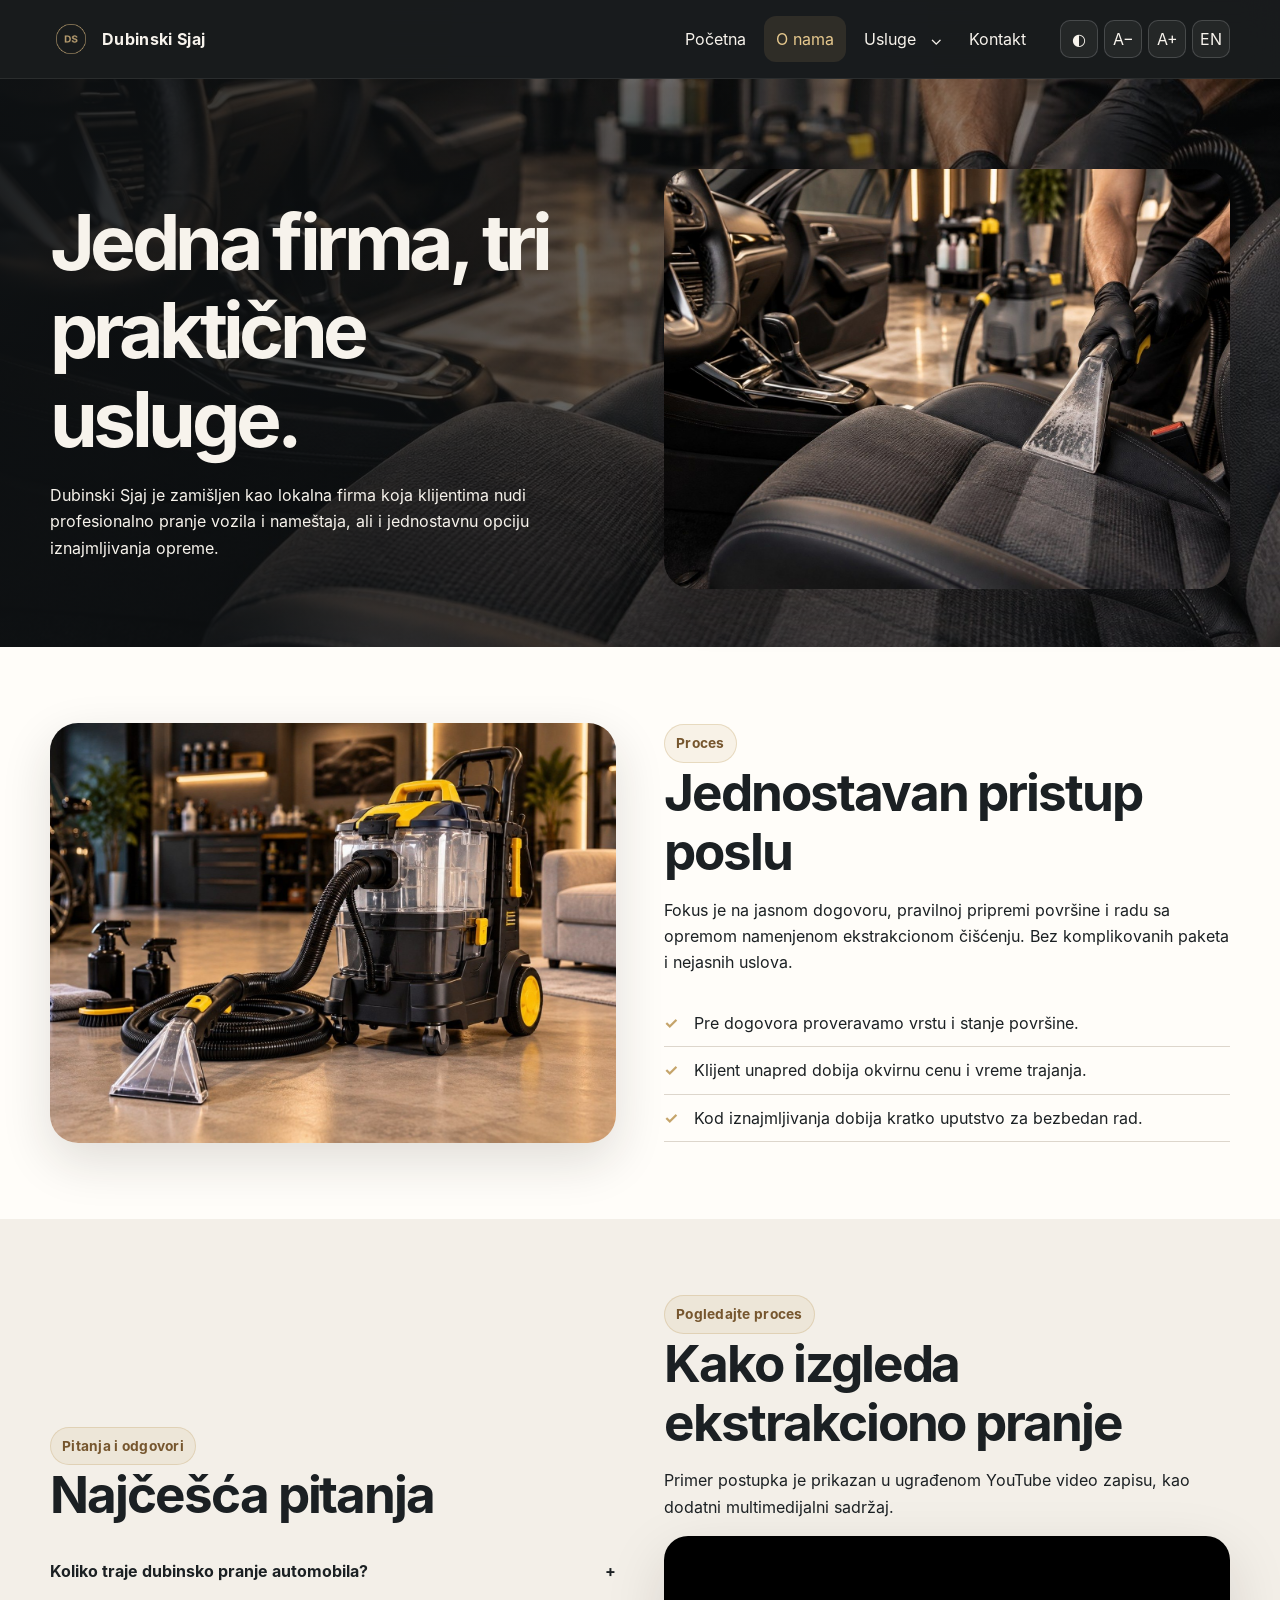
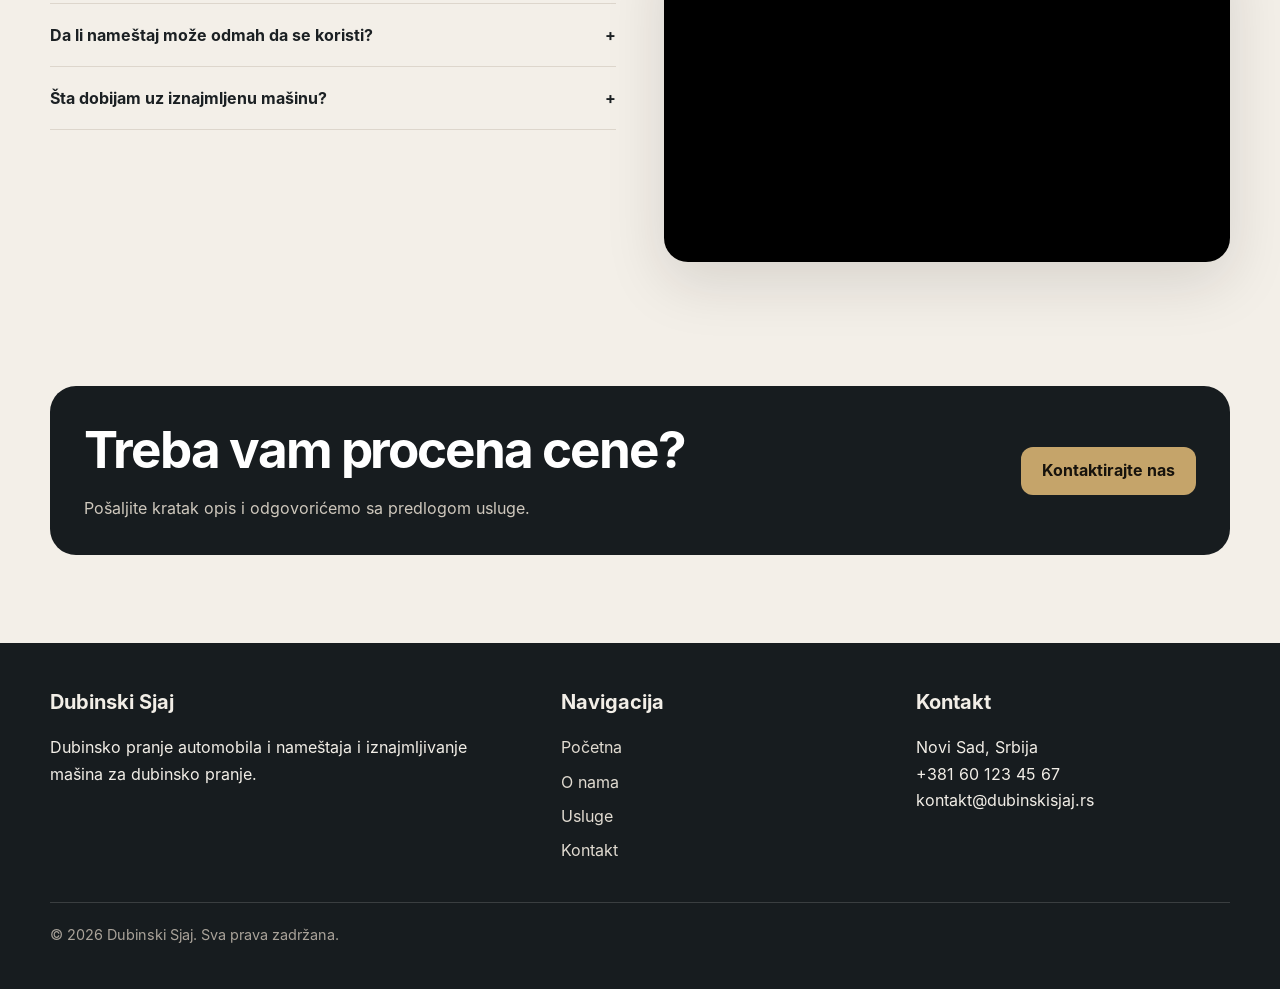
<file: o-nama.html>
<!DOCTYPE html>
<html lang="sr">
<head>
  <meta charset="UTF-8">
  <meta name="viewport" content="width=device-width, initial-scale=1.0">
  <meta name="description" content="Saznajte više o firmi Dubinski Sjaj, načinu rada i postupku dubinskog pranja automobila i nameštaja.">
  <meta name="keywords" content="o nama, dubinsko pranje, ekstrakciono pranje, automobili, nameštaj, Dubinski Sjaj">
  <meta name="author" content="Dubinski Sjaj">
  <meta name="robots" content="index, follow">
  <meta name="theme-color" content="#0f2730">
  <meta property="og:type" content="website">
  <meta property="og:title" content="Dubinski Sjaj | O nama">
  <meta property="og:description" content="Način rada firme za dubinsko pranje i iznajmljivanje mašina.">
  <link rel="icon" type="image/png" href="slike/logo-dubinski-sjaj.png">
  <title>Dubinski Sjaj | O nama</title>
  <link rel="stylesheet" href="css/stil.css">
</head>
<body>
  <a class="preskoci-sadrzaj" href="#glavni-sadrzaj" data-prevod="preskoci">Preskoči na sadržaj</a>

  <header class="zaglavlje">
    <div class="kontejner zaglavlje-red">
      <a class="brend" href="index.html" aria-label="Dubinski Sjaj - početna">
        <img class="brend-logo" src="slike/logo-dubinski-sjaj.png" alt="Logo firme Dubinski Sjaj" width="42" height="42"><span>Dubinski Sjaj</span>
      </a>
      <button class="hamburger" type="button" data-akcija="meni" aria-expanded="false" aria-controls="glavna-navigacija" aria-label="Otvori meni">☰</button>
      <nav class="glavna-navigacija" id="glavna-navigacija" aria-label="Glavna navigacija">
        <ul>
          <li><a href="index.html" data-prevod="meni_pocetna">Početna</a></li>
          <li><a href="o-nama.html" aria-current="page" data-prevod="meni_o_nama">O nama</a></li>
          <li class="stavka-padajuca">
            <div class="meni-usluge-red">
              <a href="usluge.html" data-prevod="meni_usluge">Usluge</a>
              <button class="meni-strelica" type="button" data-akcija="mega-meni" aria-expanded="false" aria-label="Otvori podmeni usluga">⌄</button>
            </div>
            <div class="mega-meni" aria-label="Mega meni usluga">
              <div class="mega-kolona"><strong data-prevod="kartica_auto_naslov">Automobili</strong><a href="usluge.html#automobili" data-prevod="meni_auto">Dubinsko pranje automobila</a></div>
              <div class="mega-kolona"><strong data-prevod="kartica_namestaj_naslov">Nameštaj</strong><a href="usluge.html#namestaj" data-prevod="meni_namestaj">Dubinsko pranje nameštaja</a></div>
              <div class="mega-kolona"><strong data-prevod="kartica_renta_naslov">Iznajmljivanje</strong><a href="usluge.html#iznajmljivanje" data-prevod="meni_renta">Iznajmljivanje mašina</a></div>
            </div>
          </li>
          <li><a href="kontakt.html" data-prevod="meni_kontakt">Kontakt</a></li>
        </ul>
      </nav>
      <div class="kontrole-prikaza" aria-label="Podešavanja prikaza">
        <button class="kontrola-dugme" type="button" data-akcija="tema" aria-pressed="false" title="Promeni temu">◐</button>
        <button class="kontrola-dugme" type="button" data-akcija="font-smanji" title="Smanji veličinu fonta" aria-label="Smanji veličinu fonta">A−</button>
        <button class="kontrola-dugme" type="button" data-akcija="font-povecaj" title="Povećaj veličinu fonta" aria-label="Povećaj veličinu fonta">A+</button>
        <button class="kontrola-dugme" type="button" data-akcija="jezik" aria-label="Prikaži sajt na engleskom">EN</button>
      </div>
    </div>
  </header>

  <main id="glavni-sadrzaj">
    <section class="sekcija-naslovna">
      <div class="kontejner dve-kolone">
        <div>
          <h1 data-prevod="onama_naslov">Jedna firma, tri praktične usluge.</h1>
          <p data-prevod="onama_uvod">Dubinski Sjaj je zamišljen kao lokalna firma koja klijentima nudi profesionalno pranje vozila i nameštaja, ali i jednostavnu opciju iznajmljivanja opreme.</p>
        </div>
        <div class="okvir-slike">
          <img class="slika-prelaz" src="slike/pranje-automobila.jpg" alt="Profesionalno dubinsko pranje enterijera automobila">
        </div>
      </div>
    </section>

    <section class="sekcija povrsina">
      <div class="kontejner dve-kolone">
        <div class="okvir-slike">
          <img src="slike/iznajmljivanje-masine.jpg" alt="Profesionalna mašina za ekstrakciono dubinsko pranje">
        </div>
        <div>
          <span class="oznaka" data-prevod="proces">Proces</span>
          <h2 data-prevod="onama_pristup_naslov">Jednostavan pristup poslu</h2>
          <p data-prevod="onama_pristup_tekst">Fokus je na jasnom dogovoru, pravilnoj pripremi površine i radu sa opremom namenjenom ekstrakcionom čišćenju. Bez komplikovanih paketa i nejasnih uslova.</p>
          <ul class="lista-provera">
            <li data-prevod="onama_stavka_1">Pre dogovora proveravamo vrstu i stanje površine.</li>
            <li data-prevod="onama_stavka_2">Klijent unapred dobija okvirnu cenu i vreme trajanja.</li>
            <li data-prevod="onama_stavka_3">Kod iznajmljivanja dobija kratko uputstvo za bezbedan rad.</li>
          </ul>
        </div>
      </div>
    </section>

    <section class="sekcija">
      <div class="kontejner dve-kolone">
        <div>
          <span class="oznaka" data-prevod="onama_cesta-pitanja_oznaka">Pitanja i odgovori</span>
          <h2 data-prevod="onama_cesta-pitanja_naslov">Najčešća pitanja</h2>
          <div class="cesta-pitanja">
            <button class="pitanje" type="button" aria-expanded="false"><span data-prevod="cesta-pitanja_1_pitanje">Koliko traje dubinsko pranje automobila?</span><span aria-hidden="true">+</span></button>
            <div class="odgovor"><p data-prevod="cesta-pitanja_1_odgovor">Vreme zavisi od veličine vozila i stanja enterijera. Za standardni putnički automobil okvirno se planira nekoliko sati rada i dodatno vreme sušenja.</p></div>
            <button class="pitanje" type="button" aria-expanded="false"><span data-prevod="cesta-pitanja_2_pitanje">Da li nameštaj može odmah da se koristi?</span><span aria-hidden="true">+</span></button>
            <div class="odgovor"><p data-prevod="cesta-pitanja_2_odgovor">Ne. Posle ekstrakcionog pranja površini je potrebno vreme da se potpuno osuši. Tačno vreme zavisi od materijala, ventilacije i temperature prostora.</p></div>
            <button class="pitanje" type="button" aria-expanded="false"><span data-prevod="cesta-pitanja_3_pitanje">Šta dobijam uz iznajmljenu mašinu?</span><span aria-hidden="true">+</span></button>
            <div class="odgovor"><p data-prevod="cesta-pitanja_3_odgovor">Dobijate mašinu, osnovno uputstvo za rad i objašnjenje pravilnog postupka pranja i vraćanja opreme.</p></div>
          </div>
        </div>

        <div>
          <span class="oznaka" data-prevod="onama_video_oznaka">Pogledajte proces</span>
          <h2 data-prevod="onama_video_naslov">Kako izgleda ekstrakciono pranje</h2>
          <p data-prevod="onama_video_tekst">Primer postupka je prikazan u ugrađenom YouTube video zapisu, kao dodatni multimedijalni sadržaj.</p>
          <div class="ugradjeni-okvir">
            <iframe src="https://www.youtube.com/embed/-6Egpj8ZheQ" title="Primer dubinskog pranja nameštaja" loading="lazy" referrerpolicy="strict-origin-when-cross-origin" allowfullscreen></iframe>
          </div>
        </div>
      </div>
    </section>

    <section class="sekcija-kompaktna">
      <div class="kontejner traka-poziv">
        <div><h2 data-prevod="poziv_naslov">Treba vam procena cene?</h2><p data-prevod="poziv_tekst">Pošaljite kratak opis i odgovorićemo sa predlogom usluge.</p></div>
        <a class="dugme-primarno" href="kontakt.html" data-prevod="poziv_dugme">Kontaktirajte nas</a>
      </div>
    </section>
  </main>

  <footer class="podnozje">
    <div class="kontejner">
      <div class="podnozje-mreza">
        <div><h3>Dubinski Sjaj</h3><p data-prevod="podnozje_opis">Dubinsko pranje automobila i nameštaja i iznajmljivanje mašina za dubinsko pranje.</p></div>
        <div><h3 data-prevod="podnozje_navigacija">Navigacija</h3><ul><li><a href="index.html" data-prevod="meni_pocetna">Početna</a></li><li><a href="o-nama.html" data-prevod="meni_o_nama">O nama</a></li><li><a href="usluge.html" data-prevod="meni_usluge">Usluge</a></li><li><a href="kontakt.html" data-prevod="meni_kontakt">Kontakt</a></li></ul></div>
        <div><h3 data-prevod="podnozje_kontakt">Kontakt</h3><p>Novi Sad, Srbija<br>+381 60 123 45 67<br>kontakt@dubinskisjaj.rs</p></div>
      </div>
      <p class="autorska-napomena" data-prevod="autorska_prava">© 2026 Dubinski Sjaj. Sva prava zadržana.</p>
    </div>
  </footer>

  <script src="biblioteke/jquery/jquery-3.7.1.min.js"></script>
  <script src="js/glavno.js"></script>
  <script src="js/prevod.js"></script>
  <script src="js/jquery-dodatak.js"></script>
</body>
</html>
</file>
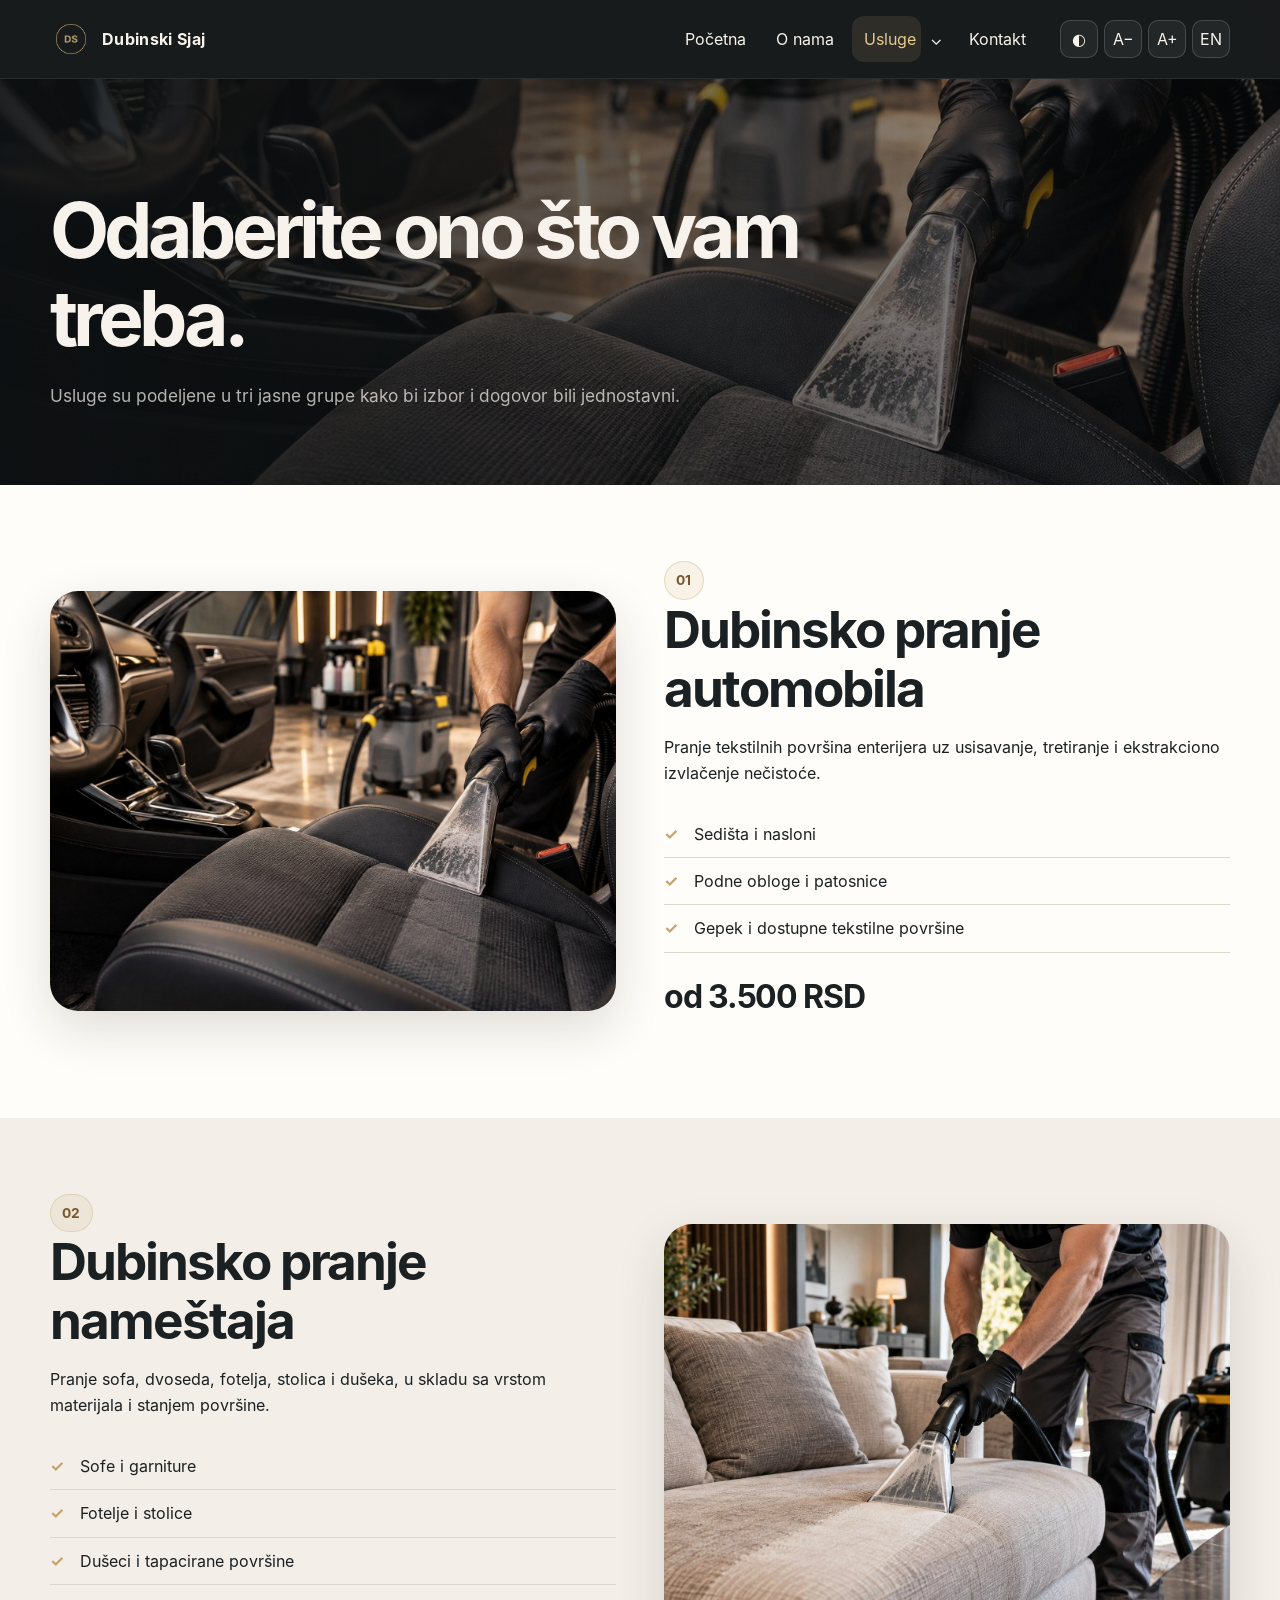
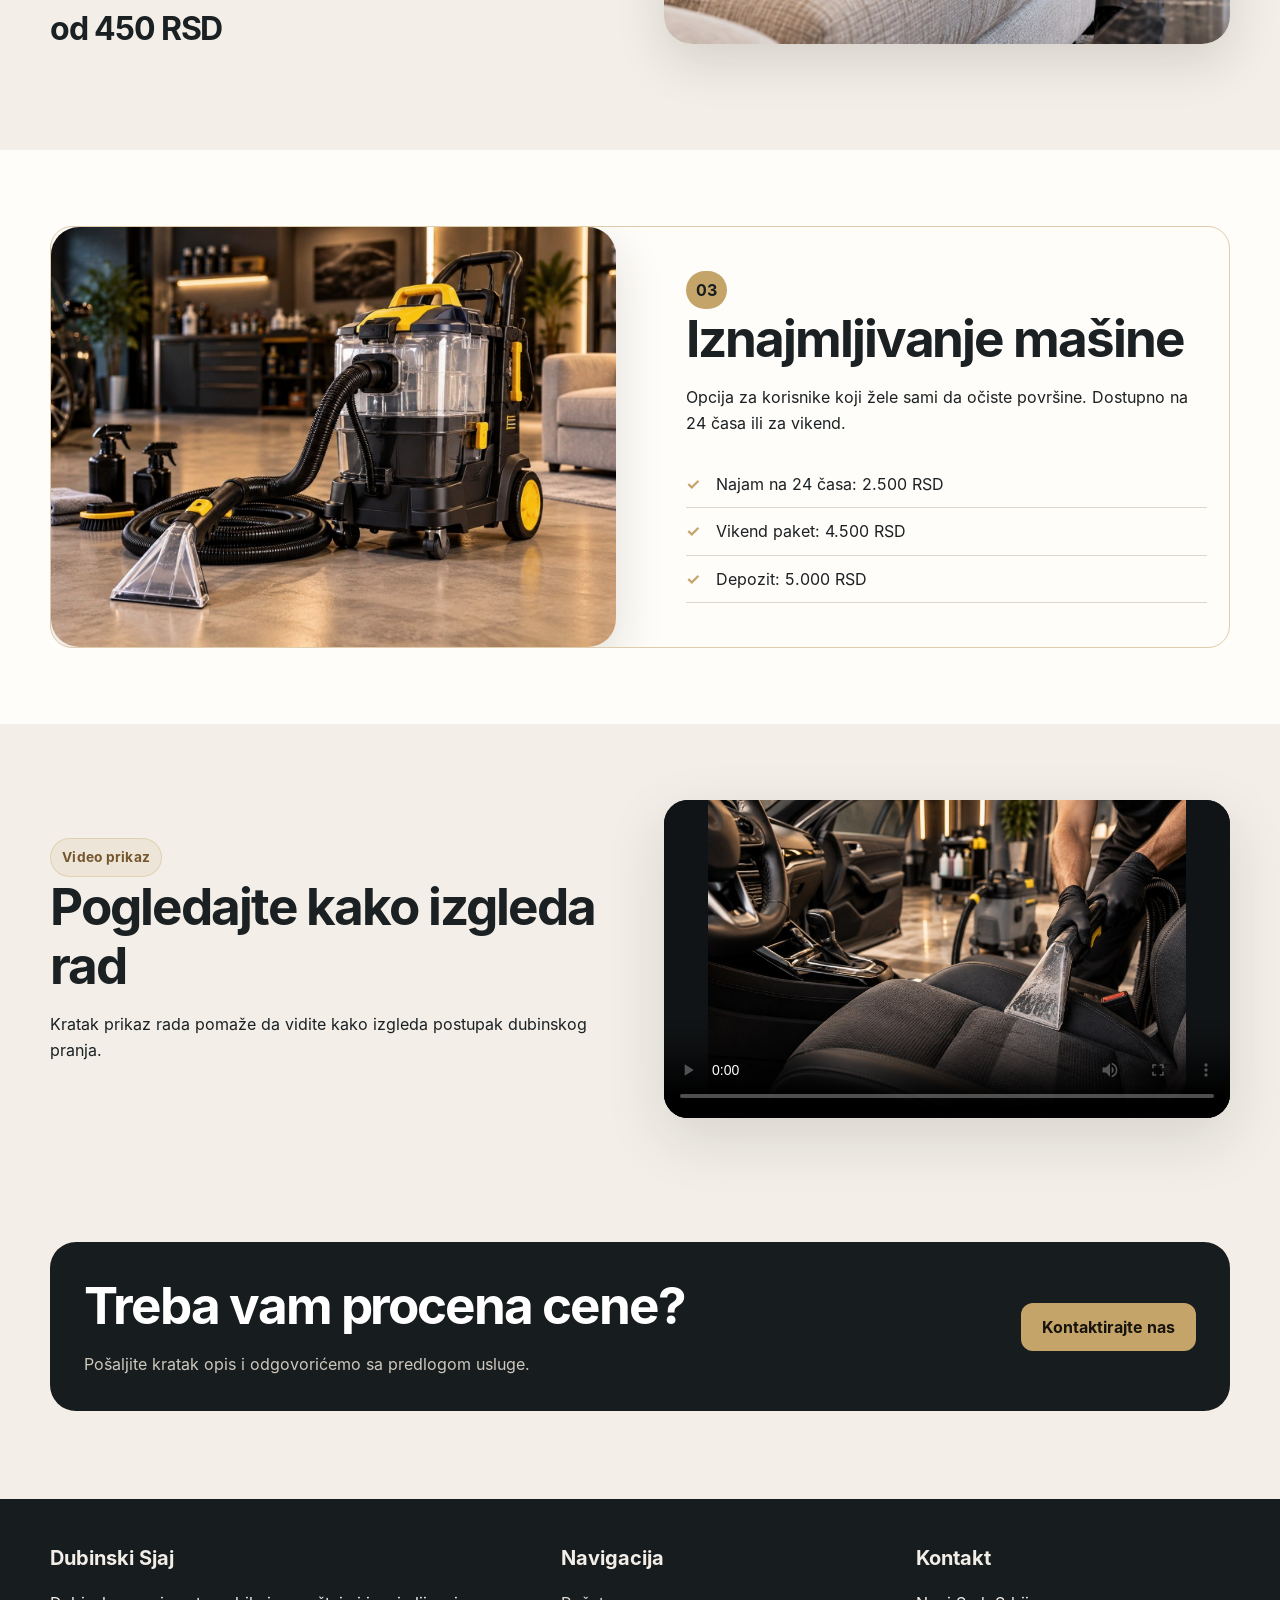
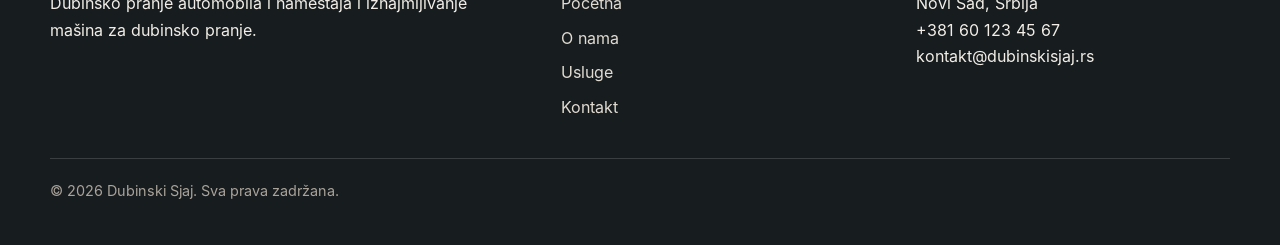
<file: usluge.html>
<!DOCTYPE html>
<html lang="sr">
<head>
  <meta charset="UTF-8">
  <meta name="viewport" content="width=device-width, initial-scale=1.0">
  <meta name="description" content="Usluge dubinskog pranja automobila i nameštaja i iznajmljivanje mašina za dubinsko pranje - Dubinski Sjaj.">
  <meta name="keywords" content="usluge dubinskog pranja, pranje automobila, pranje nameštaja, renta mašina, cenovnik">
  <meta name="author" content="Dubinski Sjaj">
  <meta name="robots" content="index, follow">
  <meta name="theme-color" content="#0f2730">
  <meta property="og:type" content="website">
  <meta property="og:title" content="Dubinski Sjaj | Usluge">
  <meta property="og:description" content="Dubinsko pranje automobila, nameštaja i iznajmljivanje mašina.">
  <link rel="icon" type="image/png" href="slike/logo-dubinski-sjaj.png">
  <title>Dubinski Sjaj | Usluge</title>
  <link rel="stylesheet" href="css/stil.css">
  <link rel="stylesheet" href="css/dodatno.css">
  <link rel="stylesheet" href="css/tamna-tema.css">
</head>
<body>
  <a class="preskoci-sadrzaj" href="#glavni-sadrzaj" data-prevod="preskoci">Preskoči na sadržaj</a>

  <header class="zaglavlje">
    <div class="kontejner zaglavlje-red">
      <a class="brend" href="index.html" aria-label="Dubinski Sjaj - početna"><img class="brend-logo" src="slike/logo-dubinski-sjaj.png" alt="Logo firme Dubinski Sjaj" width="42" height="42"><span>Dubinski Sjaj</span></a>
      <button class="hamburger" type="button" data-akcija="meni" aria-expanded="false" aria-controls="glavna-navigacija" aria-label="Otvori meni">☰</button>
      <nav class="glavna-navigacija" id="glavna-navigacija" aria-label="Glavna navigacija">
        <ul>
          <li><a href="index.html" data-prevod="meni_pocetna">Početna</a></li>
          <li><a href="o-nama.html" data-prevod="meni_o_nama">O nama</a></li>
          <li class="stavka-padajuca">
            <div class="meni-usluge-red">
              <a href="usluge.html" aria-current="page" data-prevod="meni_usluge">Usluge</a>
              <button class="meni-strelica" type="button" data-akcija="mega-meni" aria-expanded="false" aria-label="Otvori podmeni usluga">⌄</button>
            </div>
            <div class="mega-meni" aria-label="Mega meni usluga">
              <div class="mega-kolona"><strong data-prevod="kartica_auto_naslov">Automobili</strong><a href="#automobili" data-prevod="meni_auto">Dubinsko pranje automobila</a></div>
              <div class="mega-kolona"><strong data-prevod="kartica_namestaj_naslov">Nameštaj</strong><a href="#namestaj" data-prevod="meni_namestaj">Dubinsko pranje nameštaja</a></div>
              <div class="mega-kolona"><strong data-prevod="kartica_renta_naslov">Iznajmljivanje</strong><a href="#iznajmljivanje" data-prevod="meni_renta">Iznajmljivanje mašina</a></div>
            </div>
          </li>
          <li><a href="kontakt.html" data-prevod="meni_kontakt">Kontakt</a></li>
        </ul>
      </nav>
      <div class="kontrole-prikaza" aria-label="Podešavanja prikaza">
        <button class="kontrola-dugme" type="button" data-akcija="tema" aria-pressed="false" title="Promeni temu">◐</button>
        <button class="kontrola-dugme" type="button" data-akcija="font-smanji" title="Smanji veličinu fonta" aria-label="Smanji veličinu fonta">A−</button>
        <button class="kontrola-dugme" type="button" data-akcija="font-povecaj" title="Povećaj veličinu fonta" aria-label="Povećaj veličinu fonta">A+</button>
        <button class="kontrola-dugme" type="button" data-akcija="jezik" aria-label="Prikaži sajt na engleskom">EN</button>
      </div>
    </div>
  </header>

  <main id="glavni-sadrzaj">
    <section class="sekcija-naslovna">
      <div class="kontejner">
        <div class="uvod-sekcije">
          <h1 data-prevod="usluge_naslov">Odaberite ono što vam treba.</h1>
          <p data-prevod="usluge_uvod">Usluge su podeljene u tri jasne grupe kako bi izbor i dogovor bili jednostavni.</p>
        </div>
      </div>
    </section>

    <section class="sekcija povrsina" id="automobili">
      <div class="kontejner dve-kolone">
        <div class="okvir-slike"><img class="slika-prelaz" src="slike/pranje-automobila.jpg" alt="Dubinsko pranje enterijera automobila"></div>
        <div>
          <span class="oznaka">01</span>
          <h2 data-prevod="usluge_auto_naslov">Dubinsko pranje automobila</h2>
          <p data-prevod="usluge_auto_tekst">Pranje tekstilnih površina enterijera uz usisavanje, tretiranje i ekstrakciono izvlačenje nečistoće.</p>
          <ul class="lista-provera">
            <li data-prevod="usluge_auto_1">Sedišta i nasloni</li>
            <li data-prevod="usluge_auto_2">Podne obloge i patosnice</li>
            <li data-prevod="usluge_auto_3">Gepek i dostupne tekstilne površine</li>
          </ul>
          <p class="cena"><span data-prevod="usluge_cena_od">od</span> 3.500 RSD</p>
        </div>
      </div>
    </section>

    <section class="sekcija" id="namestaj">
      <div class="kontejner dve-kolone">
        <div>
          <span class="oznaka">02</span>
          <h2 data-prevod="usluge_namestaj_naslov">Dubinsko pranje nameštaja</h2>
          <p data-prevod="usluge_namestaj_tekst">Pranje sofa, dvoseda, fotelja, stolica i dušeka, u skladu sa vrstom materijala i stanjem površine.</p>
          <ul class="lista-provera">
            <li data-prevod="usluge_namestaj_1">Sofe i garniture</li>
            <li data-prevod="usluge_namestaj_2">Fotelje i stolice</li>
            <li data-prevod="usluge_namestaj_3">Dušeci i tapacirane površine</li>
          </ul>
          <p class="cena"><span data-prevod="usluge_cena_od">od</span> 450 RSD</p>
        </div>
        <div class="okvir-slike"><img class="slika-prelaz" src="slike/pranje-namestaja.jpg" alt="Dubinsko pranje tapaciranog nameštaja"></div>
      </div>
    </section>

    <section class="sekcija povrsina" id="iznajmljivanje">
      <div class="kontejner dve-kolone istakni-ponudu">
        <div class="okvir-slike"><img class="slika-prelaz" src="slike/iznajmljivanje-masine.jpg" alt="Mašina za iznajmljivanje za dubinsko pranje"></div>
        <div class="kartica-sadrzaj">
          <span class="istakni-oznaka">03</span>
          <h2 data-prevod="usluge_renta_naslov">Iznajmljivanje mašine</h2>
          <p data-prevod="usluge_renta_tekst">Opcija za korisnike koji žele sami da očiste površine. Dostupno na 24 časa ili za vikend.</p>
          <ul class="lista-provera">
            <li data-prevod="usluge_renta_1">Najam na 24 časa: 2.500 RSD</li>
            <li data-prevod="usluge_renta_2">Vikend paket: 4.500 RSD</li>
            <li data-prevod="usluge_renta_3">Depozit: 5.000 RSD</li>
          </ul>
        </div>
      </div>
    </section>

    <section class="sekcija">
      <div class="kontejner dve-kolone">
        <div>
          <span class="oznaka" data-prevod="usluge_video_oznaka">Video prikaz</span>
          <h2 data-prevod="usluge_video_naslov">Pogledajte kako izgleda rad</h2>
          <p data-prevod="usluge_video_tekst">Kratak prikaz rada pomaže da vidite kako izgleda postupak dubinskog pranja.</p>
        </div>
        <div class="video-okvir">
          <video controls preload="metadata" poster="slike/pranje-automobila.jpg" aria-label="Promotivni video firme Dubinski Sjaj">
            <source src="video/dubinsko-pranje.mp4" type="video/mp4">
            Vaš pretraživač ne podržava MP4 video.
          </video>
        </div>
      </div>
    </section>

    <section class="sekcija-kompaktna">
      <div class="kontejner traka-poziv">
        <div><h2 data-prevod="poziv_naslov">Treba vam procena cene?</h2><p data-prevod="poziv_tekst">Pošaljite kratak opis i odgovorićemo sa predlogom usluge.</p></div>
        <a class="dugme-primarno" href="kontakt.html" data-prevod="poziv_dugme">Kontaktirajte nas</a>
      </div>
    </section>
  </main>

  <footer class="podnozje">
    <div class="kontejner">
      <div class="podnozje-mreza">
        <div><h3>Dubinski Sjaj</h3><p data-prevod="podnozje_opis">Dubinsko pranje automobila i nameštaja i iznajmljivanje mašina za dubinsko pranje.</p></div>
        <div><h3 data-prevod="podnozje_navigacija">Navigacija</h3><ul><li><a href="index.html" data-prevod="meni_pocetna">Početna</a></li><li><a href="o-nama.html" data-prevod="meni_o_nama">O nama</a></li><li><a href="usluge.html" data-prevod="meni_usluge">Usluge</a></li><li><a href="kontakt.html" data-prevod="meni_kontakt">Kontakt</a></li></ul></div>
        <div><h3 data-prevod="podnozje_kontakt">Kontakt</h3><p>Novi Sad, Srbija<br>+381 60 123 45 67<br>kontakt@dubinskisjaj.rs</p></div>
      </div>
      <p class="autorska-napomena" data-prevod="autorska_prava">© 2026 Dubinski Sjaj. Sva prava zadržana.</p>
    </div>
  </footer>

  <script src="js/glavno.js"></script>
  <script src="js/prevod.js"></script>
</body>
</html>
</file>
<file: css/stil.css>
@font-face {
  font-family: "InterLokalni";
  src: url("../fontovi/inter-redovni.otf") format("opentype");
  font-weight: 400;
  font-style: normal;
  font-display: swap;
}

@font-face {
  font-family: "InterLokalni";
  src: url("../fontovi/inter-podebljani.otf") format("opentype");
  font-weight: 700;
  font-style: normal;
  font-display: swap;
}

:root {
  --boja-pozadine: #f3efe8;
  --boja-povrsine: #fffdf9;
  --boja-teksta: #1b2023;
  --boja-prigusena: #6e6b65;
  --boja-tamna: #171c1f;
  --boja-akcenta: #c5a46a;
  --boja-akcenta-tamna: #8d6d3d;
  --boja-linije: #ddd6cc;
  --senka: 0 20px 60px rgba(28, 25, 20, 0.13);
  --poluprecnik: 22px;
  --sirina-sadrzaja: 1180px;
  --osnovni-font: 16px;
}

* {
  box-sizing: border-box;
}

html {
  scroll-behavior: smooth;
}

body {
  margin: 0;
  font-family: "InterLokalni", Arial, sans-serif;
  font-size: var(--osnovni-font);
  line-height: 1.65;
  color: var(--boja-teksta);
  background:
    radial-gradient(circle at top left, rgba(197, 164, 106, 0.09), transparent 26%),
    radial-gradient(circle at top right, rgba(27, 32, 35, 0.06), transparent 20%),
    var(--boja-pozadine);
  transition: background-color 0.25s ease, color 0.25s ease;
}

body.tema-tamna {
  --boja-pozadine: #111416;
  --boja-povrsine: #1c2124;
  --boja-teksta: #f4f1eb;
  --boja-prigusena: #c9c2b8;
  --boja-linije: #34383a;
  --senka: 0 18px 50px rgba(0, 0, 0, 0.28);
}

body.font-mali {
  --osnovni-font: 14px;
}

body.font-veliki {
  --osnovni-font: 19px;
}

img,
video {
  max-width: 100%;
  display: block;
}

a {
  color: inherit;
}

button,
input,
select,
textarea {
  font: inherit;
}

.sakriveno {
  display: none !important;
}

.kontejner {
  width: min(var(--sirina-sadrzaja), calc(100% - 40px));
  margin-inline: auto;
}

.preskoci-sadrzaj {
  position: fixed;
  top: 8px;
  left: 8px;
  z-index: 9999;
  transform: translateY(-150%);
  background: var(--boja-tamna);
  color: white;
  padding: 10px 14px;
  border-radius: 8px;
}

.preskoci-sadrzaj:focus {
  transform: translateY(0);
}

.zaglavlje {
  position: sticky;
  top: 0;
  z-index: 1000;
  background: color-mix(in srgb, var(--boja-povrsine) 92%, transparent);
  backdrop-filter: blur(16px);
  border-bottom: 1px solid var(--boja-linije);
}

.zaglavlje-red {
  min-height: 78px;
  display: flex;
  align-items: center;
  gap: 22px;
}

.brend {
  display: inline-flex;
  align-items: center;
  gap: 10px;
  text-decoration: none;
  font-weight: 700;
  letter-spacing: 0.02em;
  white-space: nowrap;
}

.brend-oznaka {
  width: 40px;
  height: 40px;
  display: grid;
  place-items: center;
  border: 2px solid var(--boja-akcenta);
  border-radius: 50%;
  color: var(--boja-akcenta);
  font-size: 0.78rem;
  font-weight: 700;
}

.brend-logo {
  width: 42px;
  height: 42px;
  object-fit: contain;
  flex: 0 0 42px;
}

.glavna-navigacija {
  margin-left: auto;
}

.glavna-navigacija > ul {
  list-style: none;
  display: flex;
  align-items: center;
  gap: 6px;
  padding: 0;
  margin: 0;
}

.glavna-navigacija a,
.meni-dugme {
  display: inline-flex;
  align-items: center;
  gap: 6px;
  padding: 10px 12px;
  border-radius: 12px;
  text-decoration: none;
  color: var(--boja-teksta);
  background: transparent;
  border: 0;
  cursor: pointer;
}

.glavna-navigacija a:hover,
.glavna-navigacija a:focus-visible,
.meni-dugme:hover,
.meni-dugme:focus-visible,
.glavna-navigacija a[aria-current="page"] {
  background: rgba(197, 164, 106, 0.14);
  color: var(--boja-akcenta-tamna);
  outline: none;
}

.stavka-padajuca {
  position: relative;
}

.mega-meni {
  position: absolute;
  top: calc(100% + 10px);
  left: 50%;
  transform: translateX(-50%);
  width: min(680px, 90vw);
  display: grid;
  grid-template-columns: repeat(3, 1fr);
  gap: 14px;
  padding: 18px;
  background: var(--boja-povrsine);
  border: 1px solid var(--boja-linije);
  border-radius: 18px;
  box-shadow: var(--senka);
  opacity: 0;
  visibility: hidden;
  pointer-events: none;
  transition: opacity 0.2s ease, transform 0.2s ease;
}

.stavka-padajuca:hover .mega-meni,
.stavka-padajuca:focus-within .mega-meni,
.stavka-padajuca.otvoren .mega-meni {
  opacity: 1;
  visibility: visible;
  pointer-events: auto;
  transform: translateX(-50%) translateY(2px);
}

.mega-kolona {
  min-width: 0;
}

.mega-kolona strong {
  display: block;
  margin: 6px 10px;
  color: var(--boja-akcenta-tamna);
}

.mega-kolona a {
  display: block;
  padding: 7px 10px;
}

.kontrole-prikaza {
  display: flex;
  align-items: center;
  gap: 6px;
}

.kontrola-dugme,
.hamburger {
  min-width: 38px;
  height: 38px;
  border: 1px solid var(--boja-linije);
  background: var(--boja-povrsine);
  color: var(--boja-teksta);
  border-radius: 10px;
  cursor: pointer;
}

.kontrola-dugme:hover,
.kontrola-dugme:focus-visible,
.hamburger:hover,
.hamburger:focus-visible {
  border-color: var(--boja-akcenta);
  outline: 2px solid rgba(197, 164, 106, 0.25);
}

.hamburger {
  display: none;
  font-size: 1.3rem;
}


.uvodna-luksuzna {
  position: relative;
  padding: 48px 0 56px;
}

.uvodna-luksuzna::before {
  content: "";
  position: absolute;
  inset: 24px 22px 0;
  border-radius: 34px;
  background:
    linear-gradient(135deg, rgba(7, 24, 30, 0.96), rgba(17, 45, 56, 0.82)),
    linear-gradient(45deg, rgba(30, 169, 154, 0.22), transparent 45%);
  box-shadow: var(--senka);
}

.uvodna-luksuzna .uvodna-mreza {
  position: relative;
  z-index: 1;
  padding: 44px;
  align-items: stretch;
}

.uvodna-luksuzna .uvodni-sadrzaj {
  color: #eef5f3;
  display: flex;
  flex-direction: column;
  justify-content: center;
}

.uvodna-luksuzna .uvodni-sadrzaj p {
  color: rgba(238, 245, 243, 0.78);
  max-width: 580px;
  font-size: 1.1rem;
}

.uvodna-luksuzna .oznaka {
  background: rgba(140, 224, 212, 0.12);
  color: #baf4eb;
  border-color: rgba(186, 244, 235, 0.22);
}

.uvodno-istaknuto {
  display: flex;
  flex-wrap: wrap;
  gap: 10px;
  margin-top: 24px;
}

.uvodna-stavka {
  display: inline-flex;
  align-items: center;
  padding: 9px 14px;
  border-radius: 999px;
  border: 1px solid rgba(255, 255, 255, 0.16);
  background: rgba(255, 255, 255, 0.06);
  color: #f6fbfa;
  font-weight: 700;
}

.slajder-istaknut {
  border-radius: 30px;
  overflow: hidden;
  border: 1px solid rgba(255, 255, 255, 0.12);
  background: #08161b;
}

.slajder-istaknut::before {
  content: "";
  position: absolute;
  inset: 0;
  background: linear-gradient(to top, rgba(5, 14, 17, 0.68), transparent 35%);
  z-index: 2;
  pointer-events: none;
}

.slajd-opis {
  position: absolute;
  left: 22px;
  bottom: 86px;
  z-index: 3;
  display: inline-flex;
  align-items: center;
  gap: 12px;
  padding: 12px 14px;
  border-radius: 18px;
  background: rgba(9, 18, 22, 0.62);
  backdrop-filter: blur(10px);
  color: #ffffff;
}

.slajd-opis strong {
  font-size: 1rem;
}

.slajd-redni-broj {
  display: inline-grid;
  place-items: center;
  width: 38px;
  height: 38px;
  border-radius: 50%;
  background: rgba(30, 169, 154, 0.22);
  color: #9ce9dd;
  font-weight: 700;
}

.uvodna-sekcija {
  padding: 72px 0 56px;
}

.uvodna-mreza {
  display: grid;
  grid-template-columns: 0.9fr 1.1fr;
  gap: 46px;
  align-items: center;
}

.oznaka {
  display: inline-flex;
  align-items: center;
  gap: 8px;
  padding: 7px 11px;
  background: rgba(197, 164, 106, 0.12);
  color: var(--boja-akcenta-tamna);
  border: 1px solid rgba(197, 164, 106, 0.32);
  border-radius: 999px;
  font-weight: 700;
  font-size: 0.86rem;
  letter-spacing: 0.02em;
}

h1,
h2,
h3 {
  line-height: 1.15;
  margin-top: 0;
}

h1 {
  font-size: clamp(2.7rem, 6vw, 5.1rem);
  letter-spacing: -0.06em;
  margin: 18px 0 18px;
}

h2 {
  font-size: clamp(2rem, 4vw, 3.6rem);
  letter-spacing: -0.04em;
  margin-bottom: 16px;
}

h3 {
  font-size: 1.25rem;
}

.uvodna-sekcija p,
.uvod-sekcije p {
  color: var(--boja-prigusena);
  font-size: 1.08rem;
}

.grupa-dugmadi {
  display: flex;
  flex-wrap: wrap;
  gap: 12px;
  margin-top: 28px;
}

.dugme-primarno,
.dugme-sekundarno {
  display: inline-flex;
  align-items: center;
  justify-content: center;
  min-height: 48px;
  padding: 0 20px;
  border-radius: 12px;
  text-decoration: none;
  font-weight: 700;
  border: 1px solid transparent;
  transition: transform 0.2s ease, background 0.2s ease, border-color 0.2s ease;
}

.dugme-primarno {
  background: var(--boja-akcenta);
  color: #17130d;
}

.dugme-sekundarno {
  border-color: var(--boja-linije);
  background: var(--boja-povrsine);
}

.dugme-primarno:hover,
.dugme-sekundarno:hover {
  transform: translateY(-2px);
}

.slajder {
  position: relative;
  overflow: hidden;
  border-radius: 30px;
  box-shadow: var(--senka);
  background: var(--boja-tamna);
  aspect-ratio: 4 / 3;
}

.slajd {
  margin: 0;
  position: absolute;
  inset: 0;
  opacity: 0;
  transition: opacity 0.65s ease;
}

.slajd.aktivan {
  opacity: 1;
}

.slajd img {
  width: 100%;
  height: 100%;
  object-fit: cover;
}

.slajder-kontrole {
  position: absolute;
  inset: auto 18px 18px 18px;
  display: flex;
  justify-content: space-between;
  align-items: center;
  z-index: 3;
}

.slajder-dugme {
  width: 46px;
  height: 46px;
  border-radius: 50%;
  border: 1px solid rgba(255, 255, 255, 0.4);
  background: rgba(15, 39, 48, 0.72);
  color: white;
  font-size: 1.3rem;
  cursor: pointer;
}

.tackice {
  display: flex;
  gap: 7px;
}

.tacka {
  width: 9px;
  height: 9px;
  border: 0;
  border-radius: 50%;
  background: rgba(255, 255, 255, 0.48);
  cursor: pointer;
}

.tacka.aktivna {
  background: white;
  transform: scale(1.2);
}

.sekcija {
  padding: 76px 0;
}

.sekcija-kompaktna {
  padding: 48px 0;
}

.povrsina {
  background: var(--boja-povrsine);
}

.uvod-sekcije {
  max-width: 720px;
  margin-bottom: 32px;
}

.mreza-tri {
  display: grid;
  grid-template-columns: repeat(3, 1fr);
  gap: 22px;
}

.kartica {
  background: var(--boja-povrsine);
  border: 1px solid var(--boja-linije);
  border-radius: var(--poluprecnik);
  overflow: hidden;
  transition: transform 0.25s ease, box-shadow 0.25s ease;
}

.kartica-usluge {
  position: relative;
  background: linear-gradient(180deg, rgba(255, 255, 255, 0.98), rgba(247, 250, 249, 0.98));
}

.kartica:hover {
  transform: translateY(-5px);
  box-shadow: var(--senka);
}

.kartica-slika {
  width: 100%;
  aspect-ratio: 16 / 9;
  object-fit: cover;
}

.kartica-sadrzaj {
  padding: 22px;
}

.kartica-broj {
  display: inline-block;
  margin-bottom: 12px;
  font-size: 0.84rem;
  font-weight: 700;
  color: var(--boja-akcenta-tamna);
  letter-spacing: 0.08em;
}

.kartica p {
  color: var(--boja-prigusena);
}

.link-strelica {
  color: var(--boja-akcenta-tamna);
  font-weight: 700;
  text-decoration: none;
}

.link-strelica:hover {
  text-decoration: underline;
  text-underline-offset: 4px;
}

.brojke {
  display: grid;
  grid-template-columns: repeat(3, 1fr);
  background: var(--boja-tamna);
  color: white;
  border-radius: 26px;
  overflow: hidden;
}

.brojka {
  padding: 32px;
  text-align: center;
  border-right: 1px solid rgba(255, 255, 255, 0.15);
}

.brojka:last-child {
  border-right: 0;
}

.brojka strong {
  display: block;
  color: #e5c78f;
  font-size: 2rem;
}

.dve-kolone {
  display: grid;
  grid-template-columns: 1fr 1fr;
  gap: 48px;
  align-items: center;
}

.okvir-slike {
  border-radius: 28px;
  overflow: hidden;
  border: 1px solid var(--boja-linije);
  box-shadow: var(--senka);
}

.lista-provera {
  list-style: none;
  padding: 0;
  margin: 24px 0 0;
}

.lista-provera li {
  position: relative;
  padding: 10px 0 10px 30px;
  border-bottom: 1px solid var(--boja-linije);
}

.lista-provera li::before {
  content: "✓";
  position: absolute;
  left: 0;
  color: var(--boja-akcenta);
  font-weight: 700;
}

.koraci {
  counter-reset: korak;
  display: grid;
  grid-template-columns: repeat(3, 1fr);
  gap: 20px;
}

.korak {
  counter-increment: korak;
  padding: 26px;
  border-radius: var(--poluprecnik);
  background: var(--boja-povrsine);
  border: 1px solid var(--boja-linije);
}

.korak::before {
  content: "0" counter(korak);
  display: block;
  margin-bottom: 28px;
  color: var(--boja-akcenta);
  font-weight: 700;
  font-size: 1.1rem;
}

.cesta-pitanja {
  max-width: 850px;
}

.pitanje {
  width: 100%;
  display: flex;
  justify-content: space-between;
  gap: 20px;
  text-align: left;
  padding: 18px 0;
  border: 0;
  border-bottom: 1px solid var(--boja-linije);
  background: transparent;
  color: var(--boja-teksta);
  font-weight: 700;
  cursor: pointer;
}

.odgovor {
  display: none;
  padding: 0 0 20px;
  color: var(--boja-prigusena);
}

.video-okvir,
.ugradjeni-okvir {
  overflow: hidden;
  border-radius: 24px;
  background: #000;
  box-shadow: var(--senka);
}

.video-okvir video,
.ugradjeni-okvir iframe {
  width: 100%;
  aspect-ratio: 16 / 9;
  border: 0;
}

.cenovnik-mreza {
  display: grid;
  grid-template-columns: repeat(3, 1fr);
  gap: 20px;
}

.cena-kartica {
  padding: 26px;
  background: var(--boja-povrsine);
  border: 1px solid var(--boja-linije);
  border-radius: var(--poluprecnik);
}

.cena {
  margin: 18px 0;
  font-size: 2rem;
  font-weight: 700;
  letter-spacing: -0.04em;
}

.traka-poziv {
  display: flex;
  align-items: center;
  justify-content: space-between;
  gap: 26px;
  padding: 34px;
  border-radius: 26px;
  background: var(--boja-tamna);
  color: white;
}

.traka-poziv p {
  color: #cfc8bd;
  margin-bottom: 0;
}

.podnozje {
  margin-top: 40px;
  padding: 48px 0 28px;
  background: var(--boja-tamna);
  color: #f2eee7;
}

.podnozje-mreza {
  display: grid;
  grid-template-columns: 1.2fr 0.8fr 0.8fr;
  gap: 40px;
}

.podnozje a {
  color: #e1dbd1;
  text-decoration: none;
}

.podnozje a:hover {
  color: #e5c78f;
}

.podnozje ul {
  list-style: none;
  padding: 0;
  margin: 0;
}

.podnozje li {
  margin-bottom: 8px;
}

.autorska-napomena {
  margin-top: 30px;
  padding-top: 20px;
  border-top: 1px solid rgba(255, 255, 255, 0.15);
  color: #aaa39a;
  font-size: 0.9rem;
}


.uvod-sekcije h1,
.uvod-sekcije h2 {
  max-width: 760px;
}

.sekcija-naslovna {
  padding: 70px 0 54px;
  background: linear-gradient(135deg, #171c1f 0%, #2a2f31 100%);
  color: #f7f3ec;
}

.sekcija-naslovna .uvod-sekcije {
  margin-bottom: 0;
}

.sekcija-naslovna .uvod-sekcije p {
  color: rgba(247, 243, 236, 0.72);
}

.sekcija-naslovna .oznaka {
  color: #e6cc9b;
  background: rgba(197, 164, 106, 0.12);
  border-color: rgba(229, 199, 143, 0.25);
}

.kartica-usluge .kartica-slika {
  aspect-ratio: 4 / 3;
}

.okvir-slike img {
  width: 100%;
  min-height: 360px;
  object-fit: cover;
}

.sekcija .dve-kolone > div:not(.okvir-slike) {
  min-width: 0;
}

.istaknuti-panel {
  border: 1px solid var(--boja-linije);
  border-radius: 28px;
  overflow: hidden;
  background: var(--boja-povrsine);
  box-shadow: var(--senka);
}

.istaknuti-panel .kartica-sadrzaj {
  padding: 38px;
}

.tehnicka-napomena {
  font-size: 0.86rem;
  color: var(--boja-prigusena);
}

/* Vizuelni efekat: blagi sjaj oko naglašenog naslova. */
.sjaj-tekst {
  text-shadow: 0 10px 34px rgba(197, 164, 106, 0.14);
}

/* Vizuelni efekat nad slikom: prelaz iz blago zasićene u punu boju. */
.slika-prelaz {
  filter: saturate(0.78) contrast(0.96);
  transition: filter 0.35s ease, transform 0.35s ease;
}

.slika-prelaz:hover {
  filter: saturate(1.05) contrast(1.02);
  transform: scale(1.015);
}

/* Jednostavna CSS animacija – koristi se na statusnoj oznaci. */
.puls {
  position: relative;
}

.puls::before {
  content: "";
  width: 8px;
  height: 8px;
  border-radius: 50%;
  background: currentColor;
  animation: pulsiranje 1.8s ease-in-out infinite;
}

@keyframes pulsiranje {
  0%, 100% { opacity: 0.45; transform: scale(0.85); }
  50% { opacity: 1; transform: scale(1.2); }
}

@media (prefers-reduced-motion: reduce) {
  *, *::before, *::after {
    animation-duration: 0.01ms !important;
    animation-iteration-count: 1 !important;
    transition-duration: 0.01ms !important;
    scroll-behavior: auto !important;
  }
}

@media (max-width: 900px) {
  .uvodna-luksuzna::before {
    inset: 14px 14px 0;
  }

  .uvodna-luksuzna .uvodna-mreza {
    padding: 30px 0 18px;
  }
  .hamburger {
    display: inline-grid;
    place-items: center;
  }

  .glavna-navigacija {
    position: absolute;
    top: 78px;
    left: 0;
    right: 0;
    display: none;
    background: var(--boja-povrsine);
    border-bottom: 1px solid var(--boja-linije);
    padding: 12px 20px 20px;
  }

  .glavna-navigacija.otvorena {
    display: block;
  }

  .glavna-navigacija > ul {
    display: block;
  }

  .glavna-navigacija a,
  .meni-dugme {
    width: 100%;
    justify-content: space-between;
  }

  .mega-meni {
    position: static;
    transform: none !important;
    width: 100%;
    grid-template-columns: 1fr;
    margin: 4px 0 10px;
    box-shadow: none;
    display: none;
    opacity: 1;
    visibility: visible;
    pointer-events: auto;
  }

  .stavka-padajuca.otvoren .mega-meni {
    display: grid;
  }

  .uvodna-mreza,
  .dve-kolone {
    grid-template-columns: 1fr;
  }

  .uvodna-sekcija {
    padding-top: 44px;
  }

  .uvodni-sadrzaj {
    order: 1;
  }

  .slajd-opis {
    bottom: 80px;
  }

  .slajder {
    order: 2;
  }

  .mreza-tri,
  .cenovnik-mreza,
  .koraci {
    grid-template-columns: 1fr 1fr;
  }

  .podnozje-mreza {
    grid-template-columns: 1fr 1fr;
  }
}

@media (max-width: 620px) {
  .uvodna-luksuzna::before {
    inset: 10px 10px 0;
    border-radius: 26px;
  }
  .kontejner {
    width: min(100% - 28px, var(--sirina-sadrzaja));
  }

  .zaglavlje-red {
    gap: 10px;
  }

  .brend span:last-child {
    display: none;
  }

  .kontrole-prikaza .kontrola-tekst {
    display: none;
  }

  h1 {
    font-size: clamp(2.4rem, 14vw, 4rem);
  }

  .uvodna-luksuzna .uvodna-mreza {
    padding: 22px 0 12px;
  }

  .uvodno-istaknuto {
    gap: 8px;
  }

  .uvodna-stavka {
    padding: 8px 12px;
    font-size: 0.9rem;
  }

  .slajd-opis {
    left: 14px;
    right: 14px;
    bottom: 74px;
  }

  .mreza-tri,
  .cenovnik-mreza,
  .koraci,
  .podnozje-mreza,
  .brojke {
    grid-template-columns: 1fr;
  }

  .brojka {
    border-right: 0;
    border-bottom: 1px solid rgba(255, 255, 255, 0.15);
  }

  .brojka:last-child {
    border-bottom: 0;
  }

  .traka-poziv {
    align-items: flex-start;
    flex-direction: column;
  }

  .sekcija {
    padding: 58px 0;
  }
}

/* Završni vizuelni sloj: jednostavan premium izgled uz postojeću logiku sajta. */
.zaglavlje {
  background: rgba(17, 20, 22, 0.97);
  border-bottom-color: rgba(255, 255, 255, 0.08);
}

.zaglavlje .brend,
.zaglavlje .glavna-navigacija a,
.zaglavlje .meni-strelica {
  color: #f7f3ec;
}

.brend-oznaka {
  border-color: var(--boja-akcenta);
  color: #e7c98e;
}

.meni-usluge-red {
  display: flex;
  align-items: center;
}

.meni-usluge-red > a {
  padding-right: 5px;
}

.meni-strelica {
  width: 30px;
  min-width: 30px;
  height: 38px;
  display: inline-grid;
  place-items: center;
  border: 0;
  background: transparent;
  border-radius: 10px;
  cursor: pointer;
}

.glavna-navigacija a:hover,
.glavna-navigacija a:focus-visible,
.meni-strelica:hover,
.meni-strelica:focus-visible,
.glavna-navigacija a[aria-current="page"] {
  background: rgba(197, 164, 106, 0.13);
  color: #e7c98e;
  outline: none;
}

.zaglavlje .kontrola-dugme,
.zaglavlje .hamburger {
  border-color: rgba(255, 255, 255, 0.16);
  background: rgba(255, 255, 255, 0.05);
  color: #f7f3ec;
}

.zaglavlje .kontrola-dugme:hover,
.zaglavlje .kontrola-dugme:focus-visible,
.zaglavlje .hamburger:hover,
.zaglavlje .hamburger:focus-visible {
  border-color: var(--boja-akcenta);
  background: rgba(197, 164, 106, 0.12);
}

.mega-meni {
  background: #171c1f;
  border-color: rgba(255, 255, 255, 0.10);
}

.mega-kolona strong {
  color: #e7c98e;
}

.mega-kolona a {
  color: #f7f3ec !important;
}

/* Hero je jedan veliki fotografski slajder, bez dvokolonskog "poster" izgleda. */
.uvodna-luksuzna {
  padding: 22px 0 58px;
  background: #111416;
}

.uvodna-luksuzna::before {
  display: none;
}

.uvodna-luksuzna .uvodna-mreza {
  position: relative;
  display: block;
  min-height: 650px;
  padding: 0;
  overflow: hidden;
  border-radius: 28px;
  box-shadow: 0 24px 70px rgba(0, 0, 0, 0.28);
}

.uvodna-luksuzna .uvodni-sadrzaj {
  position: relative;
  z-index: 5;
  width: min(650px, 58%);
  min-height: 650px;
  padding: 84px 64px 110px;
  justify-content: center;
  color: #ffffff;
}

.uvodna-luksuzna .uvodni-sadrzaj h1 {
  font-size: clamp(3rem, 5.2vw, 5.2rem);
  max-width: 640px;
  margin-bottom: 20px;
}

.uvodna-luksuzna .uvodni-sadrzaj p {
  max-width: 560px;
  color: rgba(255, 255, 255, 0.80);
}

.uvodna-luksuzna .oznaka {
  color: #f3d79f;
  border-color: rgba(231, 201, 142, 0.40);
  background: rgba(0, 0, 0, 0.28);
}

.uvodno-istaknuto {
  display: none;
}

.uvodna-luksuzna .dugme-primarno {
  background: #d5b66f;
  color: #171c1f;
}

.uvodna-luksuzna .dugme-sekundarno {
  color: #ffffff;
  background: rgba(0, 0, 0, 0.25);
  border-color: rgba(255, 255, 255, 0.42);
}

.slajder-istaknut {
  position: absolute;
  inset: 0;
  width: 100%;
  height: 100%;
  min-width: 0;
  max-width: 100%;
  aspect-ratio: auto;
  border: 0;
  border-radius: 0;
  box-shadow: none;
}

.slajder-istaknut::before {
  z-index: 2;
  background:
    linear-gradient(90deg, rgba(6, 10, 12, 0.91) 0%, rgba(6, 10, 12, 0.70) 38%, rgba(6, 10, 12, 0.18) 72%, rgba(6, 10, 12, 0.08) 100%),
    linear-gradient(0deg, rgba(6, 10, 12, 0.40), transparent 45%);
}

.slajder-istaknut .slajd img {
  object-position: center center;
  filter: saturate(0.90) contrast(1.02);
}

.slajd-opis {
  display: none;
}

.slajder-kontrole {
  inset: auto 24px 24px auto;
  width: 174px;
  display: grid;
  grid-template-columns: 46px 1fr 46px;
  gap: 10px;
  align-items: center;
  z-index: 8;
}

.slajder-dugme {
  width: 46px;
  min-width: 46px;
  height: 46px;
  background: rgba(11, 15, 17, 0.72);
  border-color: rgba(255, 255, 255, 0.55);
}

.slajder-dugme:hover,
.slajder-dugme:focus-visible {
  background: var(--boja-akcenta);
  color: #171c1f;
  outline: none;
}

.tackice {
  justify-content: center;
}

/* Usluge sada koriste fotografske prikaze. */
.kartica-usluge {
  border: 0;
  box-shadow: 0 16px 42px rgba(32, 27, 20, 0.10);
}

.kartica-usluge .kartica-slika {
  aspect-ratio: 16 / 10;
  min-height: 240px;
  object-fit: cover;
}

.kartica-usluge .kartica-sadrzaj {
  padding: 26px 26px 28px;
}

.kartica-usluge h3 {
  font-size: 1.45rem;
  margin-bottom: 12px;
}

.kartica-broj {
  color: var(--boja-akcenta-tamna);
}

.slika-prelaz {
  filter: saturate(0.94) contrast(1.01);
}

.slika-prelaz:hover {
  filter: saturate(1.02) contrast(1.03);
}

.okvir-slike {
  border: 0;
  box-shadow: 0 18px 50px rgba(32, 27, 20, 0.14);
}

.okvir-slike img {
  min-height: 420px;
  object-fit: cover;
}

.sekcija-naslovna {
  position: relative;
  min-height: 360px;
  display: flex;
  align-items: end;
  padding: 90px 0 58px;
  background:
    linear-gradient(90deg, rgba(14, 17, 19, 0.92), rgba(14, 17, 19, 0.58) 55%, rgba(14, 17, 19, 0.35)),
    url("../slike/pranje-automobila.jpg") center 55% / cover no-repeat;
}

.sekcija-naslovna .uvod-sekcije {
  max-width: 760px;
}

.sekcija-naslovna h1 {
  margin-bottom: 18px;
}

.video-okvir video {
  background: #111416;
}

@media (max-width: 900px) {
  .zaglavlje .glavna-navigacija {
    background: #171c1f;
    border-bottom-color: rgba(255, 255, 255, 0.10);
  }

  .meni-usluge-red {
    width: 100%;
  }

  .meni-usluge-red > a {
    flex: 1;
  }

  .meni-strelica {
    width: 46px;
    min-width: 46px;
  }

  .mega-meni {
    background: rgba(255, 255, 255, 0.03);
  }

  .uvodna-luksuzna .uvodna-mreza,
  .uvodna-luksuzna .uvodni-sadrzaj {
    min-height: 620px;
  }

  .uvodna-luksuzna .uvodni-sadrzaj {
    width: min(620px, 82%);
    padding: 72px 42px 110px;
  }

  .slajder-istaknut::before {
    background:
      linear-gradient(90deg, rgba(6, 10, 12, 0.88), rgba(6, 10, 12, 0.44) 75%),
      linear-gradient(0deg, rgba(6, 10, 12, 0.54), transparent 55%);
  }
}

@media (max-width: 620px) {
  .kontrole-prikaza {
    gap: 4px;
  }

  .kontrola-dugme {
    min-width: 34px;
    height: 34px;
    font-size: 0.86rem;
  }

  .uvodna-luksuzna {
    padding-top: 12px;
  }

  .uvodna-luksuzna .uvodna-mreza {
    width: 100%;
    min-height: 690px;
    border-radius: 22px;
  }

  .uvodna-luksuzna .uvodni-sadrzaj {
    width: 100%;
    min-height: 690px;
    padding: 68px 24px 128px;
    justify-content: flex-start;
  }

  .uvodna-luksuzna .uvodni-sadrzaj h1 {
    font-size: clamp(2.6rem, 13vw, 4rem);
  }

  .uvodna-luksuzna .uvodni-sadrzaj p {
    font-size: 1rem;
  }

  .slajder-istaknut::before {
    background: linear-gradient(180deg, rgba(6, 10, 12, 0.84) 0%, rgba(6, 10, 12, 0.62) 58%, rgba(6, 10, 12, 0.72) 100%);
  }

  .slajder-istaknut .slajd img {
    object-position: 58% center;
  }

  .slajder-kontrole {
    left: 18px;
    right: 18px;
    bottom: 20px;
    width: auto;
    grid-template-columns: 46px 1fr 46px;
  }

  .kartica-usluge .kartica-slika {
    min-height: 210px;
  }

  .sekcija-naslovna {
    min-height: 320px;
    padding-top: 72px;
  }

  .okvir-slike img {
    min-height: 300px;
  }
}
</file>
<file: css/dodatno.css>
/* Ovaj fajl je CSS izlaz jednostavnog SCSS primera iz dodatno.scss. */
.istakni-ponudu {
  border-radius: 22px;
  border: 1px solid rgba(197, 164, 106, 0.55);
  overflow: hidden;
}
.istakni-ponudu .istakni-oznaka {
  display: inline-block;
  padding: 6px 10px;
  border-radius: 999px;
  background: #c5a46a;
  color: #171c1f;
  font-weight: 700;
}
.istakni-ponudu:hover {
  border-color: #c5a46a;
}
</file>
<file: css/tamna-tema.css>
/* Korekcije kontrasta za tamnu temu na glavnim stranicama. */

body.tema-tamna .kartica-usluge {
  background: var(--boja-povrsine);
  color: var(--boja-teksta);
}

body.tema-tamna .kartica-usluge p {
  color: var(--boja-prigusena);
}

body.tema-tamna .card {
  background-color: var(--boja-povrsine) !important;
  color: var(--boja-teksta) !important;
}

body.tema-tamna .card h2,
body.tema-tamna .card p,
body.tema-tamna .card strong,
body.tema-tamna .form-label,
body.tema-tamna .form-check-label {
  color: var(--boja-teksta) !important;
}

body.tema-tamna .form-control,
body.tema-tamna .form-select {
  background-color: #ffffff;
  color: #1b2023;
  border-color: #aeb5ba;
}

body.tema-tamna .form-control:focus,
body.tema-tamna .form-select:focus {
  background-color: #ffffff;
  color: #1b2023;
  border-color: var(--boja-akcenta);
  box-shadow: 0 0 0 0.2rem rgba(197, 164, 106, 0.22);
}

body.tema-tamna .form-check-input {
  background-color: #ffffff;
  border-color: #9aa1a6;
}

body.tema-tamna .form-check-input:checked {
  background-color: var(--boja-akcenta);
  border-color: var(--boja-akcenta);
}

body.tema-tamna .invalid-feedback {
  color: #ff9b9b;
}
</file>
